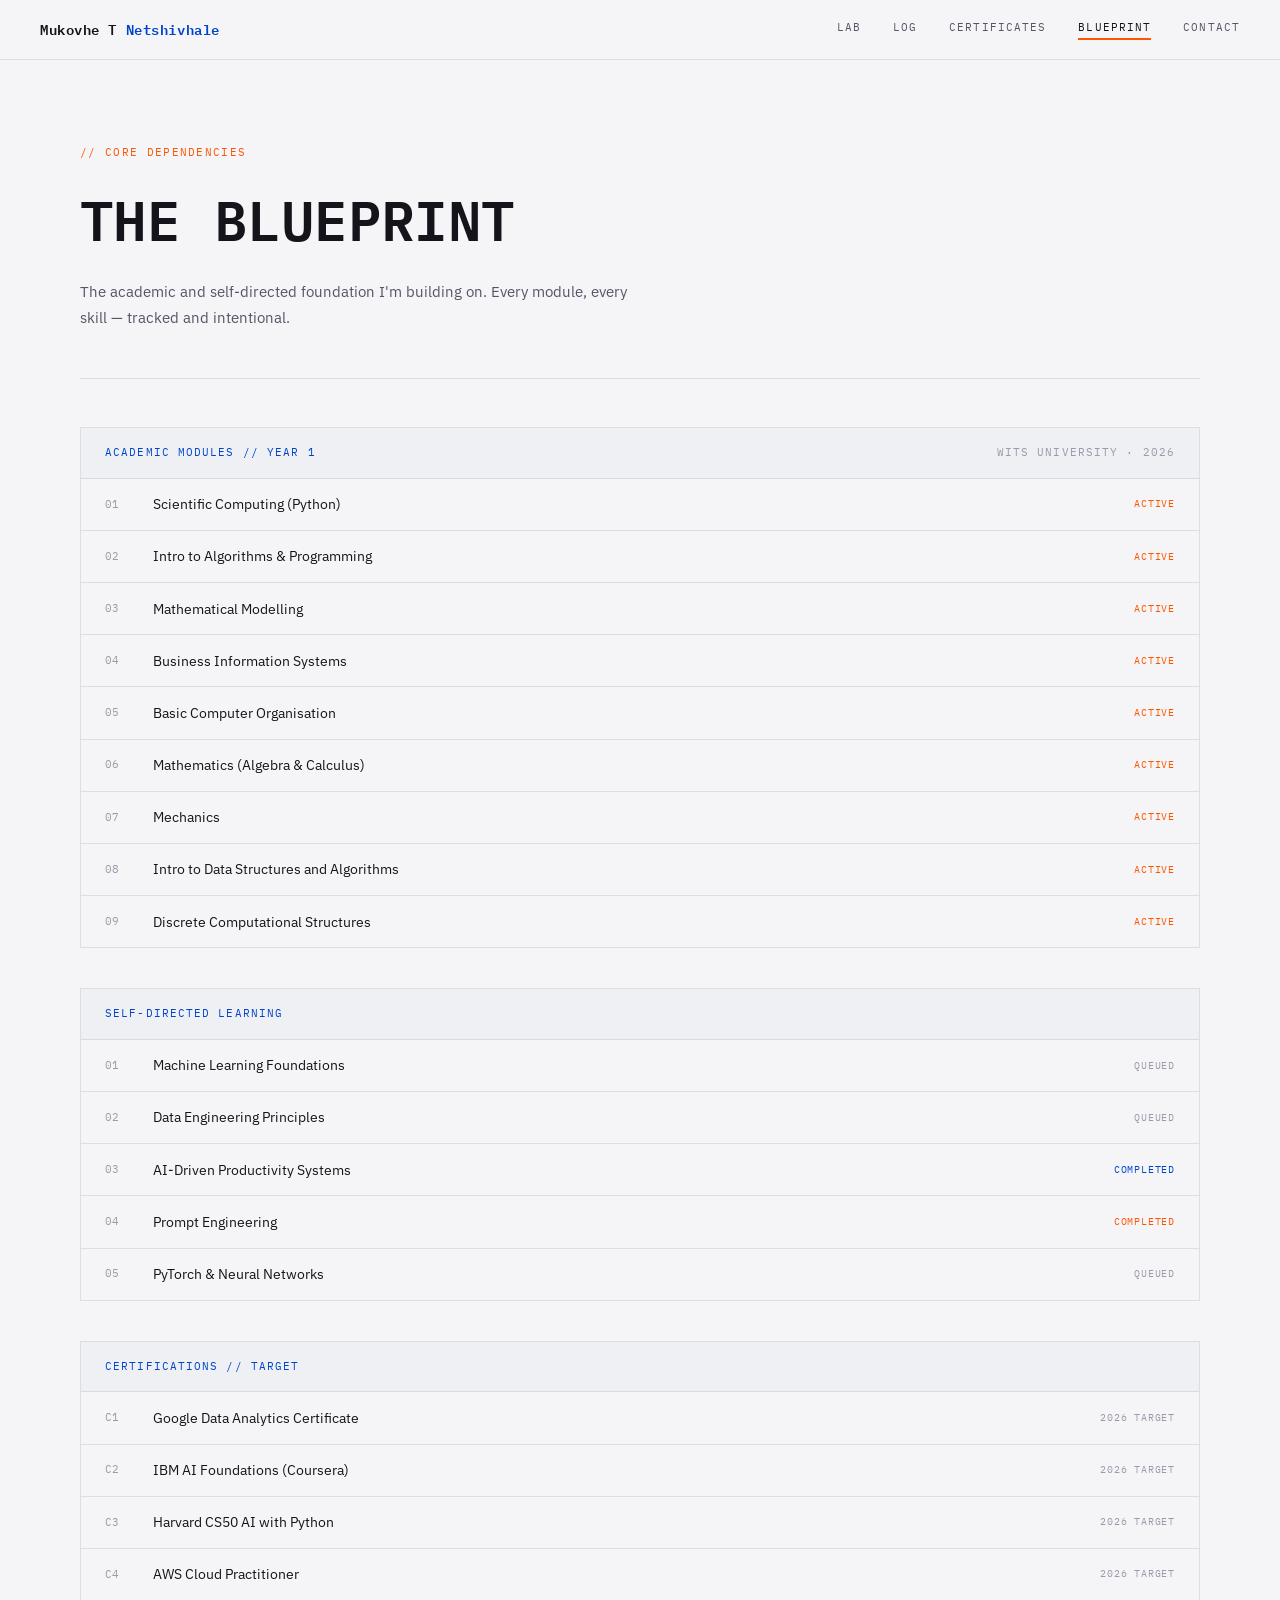
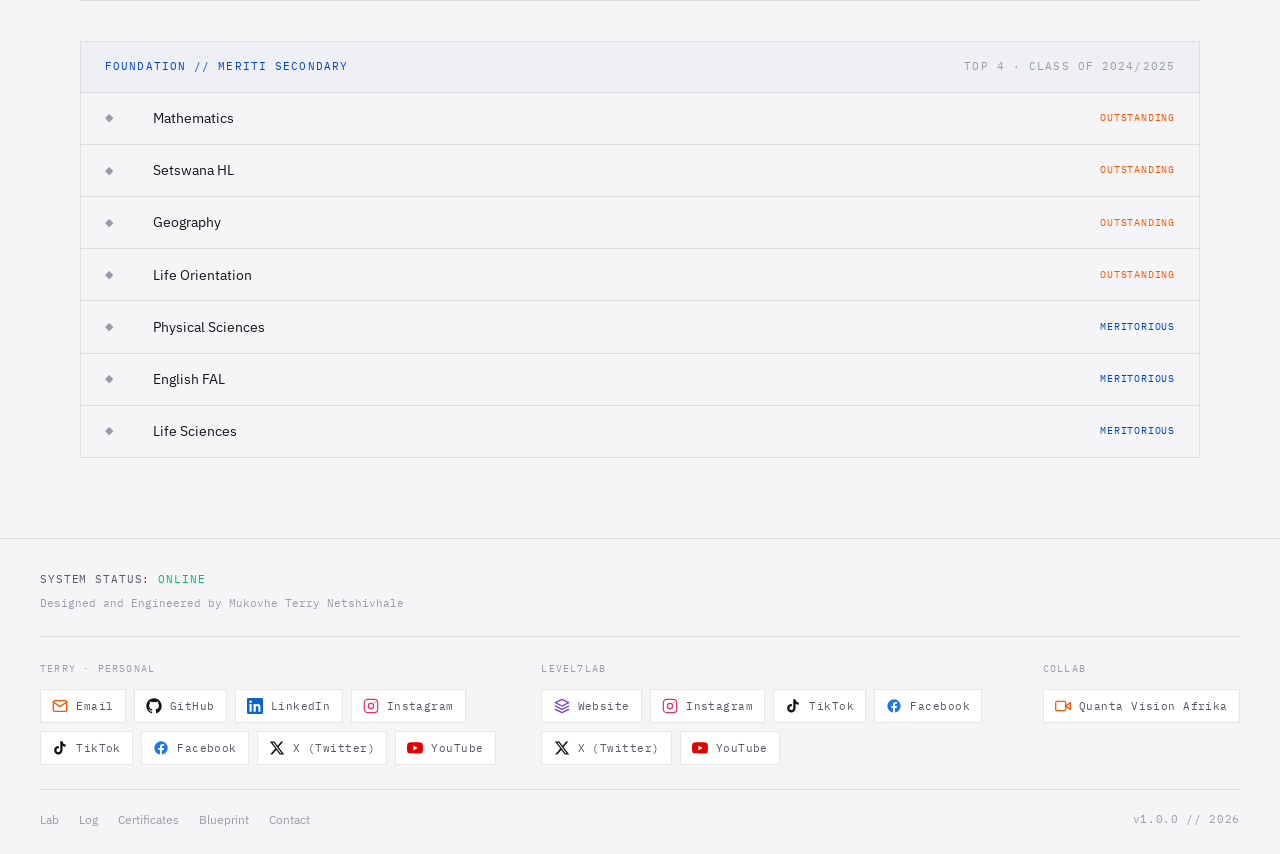
<file: blueprint.html>
<!DOCTYPE html>
<html lang="en">
<head>
<meta charset="UTF-8"/>
<meta name="viewport" content="width=device-width, initial-scale=1.0"/>
<title>The Blueprint: Wits Modules, Skills &amp; Roadmap | Mukovhe Netshivhale</title>
<meta name="description" content="Mukovhe Terry Netshivhale's academic and self-directed learning plan: Year 1 BSc Computer Science modules at Wits, machine learning and data engineering goals, target certifications, and his Meriti Secondary results."/>
<meta name="author" content="Mukovhe Terry Netshivhale"/>
<meta name="robots" content="index,follow,max-image-preview:large,max-snippet:-1,max-video-preview:-1"/>
<link rel="canonical" href="https://terrynets.github.io/blueprint.html"/>
<link rel="icon" href="favicon.svg" type="image/svg+xml"/>
<link rel="icon" href="favicon.ico" sizes="48x48"/>
<meta property="og:type" content="website"/>
<meta property="og:site_name" content="Mukovhe Terry Netshivhale"/>
<meta property="og:title" content="The Blueprint: Wits Modules, Skills &amp; Roadmap | Mukovhe Netshivhale"/>
<meta property="og:description" content="Mukovhe Terry Netshivhale's academic and self-directed learning plan: Year 1 BSc Computer Science modules at Wits, machine learning and data engineering goals, target certifications, and his Meriti Secondary results."/>
<meta property="og:url" content="https://terrynets.github.io/blueprint.html"/>
<meta property="og:image" content="https://i.imgur.com/zWP3Snd.jpeg"/>
<meta property="og:image:alt" content="Portrait of Mukovhe Terry Netshivhale"/>
<meta property="og:locale" content="en_ZA"/>
<meta name="twitter:card" content="summary"/>
<meta name="twitter:title" content="The Blueprint: Wits Modules, Skills &amp; Roadmap | Mukovhe Netshivhale"/>
<meta name="twitter:description" content="Mukovhe Terry Netshivhale's academic and self-directed learning plan: Year 1 BSc Computer Science modules at Wits, machine learning and data engineering goals, target certifications, and his Meriti Secondary results."/>
<meta name="twitter:image" content="https://i.imgur.com/zWP3Snd.jpeg"/>
<script type="application/ld+json">
{
 "@context": "https://schema.org",
 "@graph": [
  {
   "@type": "WebSite",
   "@id": "https://terrynets.github.io/#website",
   "url": "https://terrynets.github.io/",
   "name": "Mukovhe Terry Netshivhale"
  },
  {
   "@type": "WebPage",
   "@id": "https://terrynets.github.io/blueprint.html#webpage",
   "url": "https://terrynets.github.io/blueprint.html",
   "name": "The Blueprint: Wits Modules, Skills & Roadmap | Mukovhe Netshivhale",
   "description": "Mukovhe Terry Netshivhale's academic and self-directed learning plan: Year 1 BSc Computer Science modules at Wits, machine learning and data engineering goals, target certifications, and his Meriti Secondary results.",
   "dateModified": "2026-11-08",
   "isPartOf": {
    "@id": "https://terrynets.github.io/#website"
   },
   "about": {
    "@id": "https://terrynets.github.io/#person"
   },
   "author": {
    "@id": "https://terrynets.github.io/#person"
   },
   "inLanguage": "en"
  },
  {
   "@type": "BreadcrumbList",
   "itemListElement": [
    {
     "@type": "ListItem",
     "position": 1,
     "name": "Home",
     "item": "https://terrynets.github.io/"
    },
    {
     "@type": "ListItem",
     "position": 2,
     "name": "Blueprint",
     "item": "https://terrynets.github.io/blueprint.html"
    }
   ]
  },
  {
   "@type": "Person",
   "@id": "https://terrynets.github.io/#person",
   "name": "Mukovhe Terry Netshivhale",
   "givenName": "Mukovhe",
   "additionalName": "Terry",
   "familyName": "Netshivhale",
   "alternateName": [
    "Mukovhe Netshivhale",
    "Terry Netshivhale",
    "Mukovhe T Netshivhale",
    "terrynets"
   ],
   "url": "https://terrynets.github.io/",
   "image": "https://i.imgur.com/zWP3Snd.jpeg",
   "email": "mailto:terrynets.m@outlook.com",
   "jobTitle": "Computer Science student and founder of Level7Lab",
   "description": "Mukovhe Terry Netshivhale is a BSc Computer Science student at the University of the Witwatersrand (Wits), Johannesburg, focused on AI, data engineering, software engineering and educational technology. He is the founder of Level7Lab.",
   "homeLocation": {
    "@type": "Place",
    "address": {
     "@type": "PostalAddress",
     "addressLocality": "Johannesburg",
     "addressCountry": "ZA"
    }
   },
   "nationality": {
    "@type": "Country",
    "name": "South Africa"
   },
   "knowsLanguage": [
    "English",
    "Setswana"
   ],
   "alumniOf": [
    {
     "@type": "CollegeOrUniversity",
     "name": "University of the Witwatersrand",
     "alternateName": "Wits University",
     "url": "https://www.wits.ac.za/"
    },
    {
     "@type": "HighSchool",
     "name": "Meriti Secondary School"
    }
   ],
   "knowsAbout": [
    "Artificial intelligence",
    "Machine learning",
    "Data engineering",
    "Python",
    "C++",
    "Algorithms",
    "Scientific computing",
    "Prompt engineering",
    "Educational technology",
    "Entrepreneurship",
    "Drone photography",
    "Videography",
    "Digital design"
   ],
   "sameAs": [
    "https://github.com/terrynets",
    "https://www.linkedin.com/in/mukovhe-netshivhale-447b65428/",
    "https://instagram.com/terrynets",
    "https://tiktok.com/@terrynets",
    "https://www.facebook.com/Terrynets.M/",
    "https://x.com/terrynets_",
    "https://www.youtube.com/@Terrynets"
   ]
  }
 ]
}
</script>
<link rel="preconnect" href="https://fonts.googleapis.com">
<link rel="preconnect" href="https://fonts.gstatic.com" crossorigin>
<link href="https://fonts.googleapis.com/css2?family=IBM+Plex+Mono:wght@300;400;500;600&family=IBM+Plex+Sans:wght@300;400;500;600&display=swap" rel="stylesheet">
<link rel="stylesheet" href="style.css?v=3"/>
</head>
<body>

<nav class="nav">
  <a href="index.html" class="nav-brand">Mukovhe T <span>Netshivhale</span></a>
  <div class="nav-links">
    <a href="lab.html" class="nav-link">LAB</a>
    <a href="log.html" class="nav-link">LOG</a>
    <a href="certificates.html" class="nav-link">CERTIFICATES</a>
    <a href="blueprint.html" class="nav-link active">BLUEPRINT</a>
    <a href="contact.html" class="nav-link">CONTACT</a>
  </div>
  <button class="mobile-toggle" onclick="toggleMenu()">☰</button>
</nav>
<div class="mobile-menu" id="mobileMenu">
  <a href="lab.html">LAB</a>
  <a href="log.html">LOG</a>
  <a href="certificates.html">CERTIFICATES</a>
  <a href="blueprint.html">BLUEPRINT</a>
  <a href="contact.html">CONTACT</a>
</div>

<main class="page-main">
  <div class="page-header reveal">
    <p class="page-eyebrow">// CORE DEPENDENCIES</p>
    <h1 class="page-title">THE BLUEPRINT</h1>
    <p class="page-sub">The academic and self-directed foundation I'm building on. Every module, every skill — tracked and intentional.</p>
  </div>

  <section class="blueprint-section reveal">
    <div class="bp-block">
      <div class="bp-header">
        <span class="bp-label blue">ACADEMIC MODULES // YEAR 1</span>
        <span class="bp-label">WITS UNIVERSITY · 2026</span>
      </div>
      <div class="module-list">
        <div class="module-item"><span class="mod-num">01</span><span class="mod-name">Scientific Computing (Python)</span><span class="mod-status active">ACTIVE</span></div>
        <div class="module-item"><span class="mod-num">02</span><span class="mod-name">Intro to Algorithms &amp; Programming</span><span class="mod-status active">ACTIVE</span></div>
        <div class="module-item"><span class="mod-num">03</span><span class="mod-name">Mathematical Modelling</span><span class="mod-status active">ACTIVE</span></div>
        <div class="module-item"><span class="mod-num">04</span><span class="mod-name">Business Information Systems</span><span class="mod-status active">ACTIVE</span></div>
        <div class="module-item"><span class="mod-num">05</span><span class="mod-name">Basic Computer Organisation</span><span class="mod-status active">ACTIVE</span></div>
        <div class="module-item"><span class="mod-num">06</span><span class="mod-name">Mathematics (Algebra &amp; Calculus)</span><span class="mod-status active">ACTIVE</span></div>
        <div class="module-item"><span class="mod-num">07</span><span class="mod-name">Mechanics</span><span class="mod-status active">ACTIVE</span></div>
        <div class="module-item"><span class="mod-num">08</span><span class="mod-name">Intro to Data Structures and Algorithms</span><span class="mod-status active">ACTIVE</span></div>
        <div class="module-item"><span class="mod-num">09</span><span class="mod-name">Discrete Computational Structures</span><span class="mod-status active">ACTIVE</span></div>
      </div>
    </div>

    <div class="bp-block">
      <div class="bp-header">
        <span class="bp-label blue">SELF-DIRECTED LEARNING</span>
      </div>
      <div class="module-list">
        <div class="module-item"><span class="mod-num">01</span><span class="mod-name">Machine Learning Foundations</span><span class="mod-status queued">QUEUED</span></div>
        <div class="module-item"><span class="mod-num">02</span><span class="mod-name">Data Engineering Principles</span><span class="mod-status queued">QUEUED</span></div>
        <div class="module-item"><span class="mod-num">03</span><span class="mod-name">AI-Driven Productivity Systems</span><span class="mod-status exploring">COMPLETED</span></div>
        <div class="module-item"><span class="mod-num">04</span><span class="mod-name">Prompt Engineering</span><span class="mod-status active">COMPLETED</span></div>
        <div class="module-item"><span class="mod-num">05</span><span class="mod-name">PyTorch &amp; Neural Networks</span><span class="mod-status queued">QUEUED</span></div>
      </div>
    </div>

    <div class="bp-block">
      <div class="bp-header">
        <span class="bp-label blue">CERTIFICATIONS // TARGET</span>
      </div>
      <div class="module-list">
        <div class="module-item"><span class="mod-num">C1</span><span class="mod-name">Google Data Analytics Certificate</span><span class="mod-status queued">2026 TARGET</span></div>
        <div class="module-item"><span class="mod-num">C2</span><span class="mod-name">IBM AI Foundations (Coursera)</span><span class="mod-status queued">2026 TARGET</span></div>
        <div class="module-item"><span class="mod-num">C3</span><span class="mod-name">Harvard CS50 AI with Python</span><span class="mod-status queued">2026 TARGET</span></div>
        <div class="module-item"><span class="mod-num">C4</span><span class="mod-name">AWS Cloud Practitioner</span><span class="mod-status queued">2026 TARGET</span></div>
      </div>
    </div>

    <div class="bp-block">
      <div class="bp-header">
        <span class="bp-label blue">FOUNDATION // MERITI SECONDARY</span>
        <span class="bp-label">TOP 4 · CLASS OF 2024/2025</span>
      </div>
      <div class="module-list">
        <div class="module-item"><span class="mod-num">◆</span><span class="mod-name">Mathematics</span><span class="mod-status active">OUTSTANDING</span></div>
        <div class="module-item"><span class="mod-num">◆</span><span class="mod-name">Setswana HL</span><span class="mod-status active">OUTSTANDING</span></div>
        <div class="module-item"><span class="mod-num">◆</span><span class="mod-name">Geography</span><span class="mod-status active">OUTSTANDING</span></div>
         <div class="module-item"><span class="mod-num">◆</span><span class="mod-name">Life Orientation</span><span class="mod-status active">OUTSTANDING</span></div>
        <div class="module-item"><span class="mod-num">◆</span><span class="mod-name">Physical Sciences</span><span class="mod-status exploring">MERITORIOUS</span></div>
        <div class="module-item"><span class="mod-num">◆</span><span class="mod-name">English FAL</span><span class="mod-status exploring">MERITORIOUS</span></div>
        <div class="module-item"><span class="mod-num">◆</span><span class="mod-name">Life Sciences</span><span class="mod-status exploring">MERITORIOUS</span></div>
      </div>
    </div>
  </section>
</main>

<footer class="footer">
  <div class="footer-top">
    <div class="footer-status">
      <span class="system-status">SYSTEM STATUS: <span class="online">ONLINE</span></span>
      <span class="footer-credit">Designed and Engineered by Mukovhe Terry Netshivhale</span>
    </div>
  </div>
  <div class="footer-links">
      <div class="fl-group"><span class="fl-title">TERRY · PERSONAL</span><div class="fl-row">
        <a class="fl-link brand-email" href="mailto:terrynets.m@outlook.com?subject=Let%27s%20Connect" title="Terry · Email: terrynets.m@outlook.com" aria-label="Terry · Email: terrynets.m@outlook.com"><svg class="ic" width="16" height="16" aria-hidden="true" focusable="false" viewBox="0 0 24 24" fill="none" stroke="currentColor" stroke-width="2" stroke-linecap="round" stroke-linejoin="round"><rect x="2" y="4" width="20" height="16" rx="2"/><polyline points="22 6 12 13 2 6"/></svg><span>Email</span></a>
        <a class="fl-link brand-github" href="https://github.com/terrynets" target="_blank" rel="noopener" title="Terry · GitHub: @terrynets" aria-label="Terry · GitHub: @terrynets"><svg class="ic" width="16" height="16" aria-hidden="true" focusable="false" viewBox="0 0 24 24" fill="currentColor"> <path d="M12 .5C5.65.5.5 5.65.5 12c0 5.1 3.29 9.42 7.86 10.94.58.1.79-.25.79-.56v-2.03c-3.2.69-3.87-1.54-3.87-1.54-.53-1.34-1.29-1.7-1.29-1.7-1.05-.72.08-.7.08-.7 1.16.08 1.77 1.19 1.77 1.19 1.03 1.77 2.71 1.26 3.37.96.1-.75.4-1.26.73-1.55-2.56-.29-5.25-1.28-5.25-5.7 0-1.26.45-2.29 1.19-3.09-.12-.29-.52-1.46.11-3.05 0 0 .97-.31 3.18 1.18.92-.26 1.91-.38 2.89-.39.98.01 1.97.13 2.89.39 2.2-1.49 3.17-1.18 3.17-1.18.63 1.59.23 2.76.11 3.05.74.8 1.19 1.83 1.19 3.09 0 4.43-2.7 5.41-5.27 5.69.41.36.78 1.07.78 2.15v3.19c0 .31.21.67.8.56C20.21 21.42 23.5 17.1 23.5 12c0-6.35-5.15-11.5-11.5-11.5z"/> </svg><span>GitHub</span></a>
        <a class="fl-link brand-linkedin" href="https://www.linkedin.com/in/mukovhe-netshivhale-447b65428/" target="_blank" rel="noopener" title="Terry · LinkedIn: Mukovhe Netshivhale" aria-label="Terry · LinkedIn: Mukovhe Netshivhale"><svg class="ic" width="16" height="16" aria-hidden="true" focusable="false" viewBox="0 0 24 24" fill="currentColor"> <path d="M20.447 20.452H17.11v-5.569c0-1.328-.024-3.037-1.851-3.037-1.853 0-2.136 1.445-2.136 2.939v5.667H9.785V9h3.2v1.561h.046c.447-.847 1.535-1.738 3.16-1.738 3.379 0 4.004 2.225 4.004 5.117v6.512zM5.337 7.433a1.875 1.875 0 1 1 0-3.75 1.875 1.875 0 0 1 0 3.75zm1.602 13.019H3.73V9h3.209v11.452zM22.225 0H1.771C.79 0 0 .774 0 1.729v20.542C0 23.227.79 24 1.771 24h20.451C23.2 24 24 23.227 24 22.271V1.729C24 .774 23.2 0 22.222 0h.003z"/> </svg><span>LinkedIn</span></a>
        <a class="fl-link brand-instagram" href="https://instagram.com/terrynets" target="_blank" rel="noopener" title="Terry · Instagram: @terrynets" aria-label="Terry · Instagram: @terrynets"><svg class="ic" width="16" height="16" aria-hidden="true" focusable="false" viewBox="0 0 24 24" fill="none" stroke="currentColor" stroke-width="1.8" stroke-linecap="round" stroke-linejoin="round"> <rect x="2" y="2" width="20" height="20" rx="5" ry="5"/> <circle cx="12" cy="12" r="4"/> <circle cx="17.5" cy="6.5" r="1" fill="currentColor" stroke="none"/> </svg><span>Instagram</span></a>
        <a class="fl-link brand-tiktok" href="https://tiktok.com/@terrynets" target="_blank" rel="noopener" title="Terry · TikTok: @terrynets" aria-label="Terry · TikTok: @terrynets"><svg class="ic" width="16" height="16" aria-hidden="true" focusable="false" viewBox="0 0 24 24" fill="currentColor"> <path d="M19.59 6.69a4.83 4.83 0 0 1-3.77-4.25V2h-3.45v13.67a2.89 2.89 0 0 1-2.88 2.5 2.89 2.89 0 0 1-2.89-2.89 2.89 2.89 0 0 1 2.89-2.89c.28 0 .54.04.79.1V9.01a6.32 6.32 0 0 0-.79-.05 6.34 6.34 0 0 0-6.34 6.34 6.34 6.34 0 0 0 6.34 6.34 6.34 6.34 0 0 0 6.33-6.34V8.69a8.18 8.18 0 0 0 4.78 1.52V6.76a4.85 4.85 0 0 1-1.01-.07z"/> </svg><span>TikTok</span></a>
        <a class="fl-link brand-facebook" href="https://www.facebook.com/Terrynets.M/" target="_blank" rel="noopener" title="Terry · Facebook: Terrynets.M" aria-label="Terry · Facebook: Terrynets.M"><svg class="ic" width="16" height="16" aria-hidden="true" focusable="false" viewBox="0 0 24 24" fill="currentColor"> <path d="M22 12a10 10 0 1 0-11.56 9.88v-6.99H7.9V12h2.54V9.8c0-2.5 1.49-3.89 3.78-3.89 1.1 0 2.24.2 2.24.2v2.46h-1.26c-1.24 0-1.63.77-1.63 1.56V12h2.78l-.44 2.89h-2.34v6.99A10 10 0 0 0 22 12z"/> </svg><span>Facebook</span></a>
        <a class="fl-link brand-x" href="https://x.com/terrynets_" target="_blank" rel="noopener" title="Terry · X (Twitter): @terrynets_" aria-label="Terry · X (Twitter): @terrynets_"><svg class="ic" width="16" height="16" aria-hidden="true" focusable="false" viewBox="0 0 24 24" fill="currentColor"> <path d="M18.244 2.25h3.308l-7.227 8.26 8.502 11.24H16.17l-5.214-6.817L4.99 21.75H1.68l7.73-8.835L1.254 2.25H8.08l4.713 6.231zm-1.161 17.52h1.833L7.084 4.126H5.117z"/> </svg><span>X (Twitter)</span></a>
        <a class="fl-link brand-youtube" href="https://www.youtube.com/@Terrynets" target="_blank" rel="noopener" title="Terry · YouTube: @Terrynets" aria-label="Terry · YouTube: @Terrynets"><svg class="ic" width="16" height="16" aria-hidden="true" focusable="false" viewBox="0 0 24 24" fill="currentColor"> <path d="M23.5 6.2a3.02 3.02 0 0 0-2.12-2.14C19.5 3.5 12 3.5 12 3.5s-7.5 0-9.38.56A3.02 3.02 0 0 0 .5 6.2 31.6 31.6 0 0 0 0 12a31.6 31.6 0 0 0 .5 5.8 3.02 3.02 0 0 0 2.12 2.14C4.5 20.5 12 20.5 12 20.5s7.5 0 9.38-.56a3.02 3.02 0 0 0 2.12-2.14A31.6 31.6 0 0 0 24 12a31.6 31.6 0 0 0-.5-5.8zM9.6 15.6V8.4l6.3 3.6z"/> </svg><span>YouTube</span></a>
      </div></div>
      <div class="fl-group"><span class="fl-title">LEVEL7LAB</span><div class="fl-row">
        <a class="fl-link brand-level7" href="https://level7labs.tech/" target="_blank" rel="noopener" title="Level7Lab · Website: level7labs.dpdns.org" aria-label="Level7Lab · Website: level7labs.dpdns.org"><svg class="ic" width="16" height="16" aria-hidden="true" focusable="false" viewBox="0 0 24 24" fill="none" stroke="currentColor" stroke-width="2" stroke-linecap="round" stroke-linejoin="round"> <polygon points="12 2 2 7 12 12 22 7 12 2"/> <polyline points="2 17 12 22 22 17"/> <polyline points="2 12 12 17 22 12"/> </svg><span>Website</span></a>
        <a class="fl-link brand-instagram" href="https://www.instagram.com/level7lab_/" target="_blank" rel="noopener" title="Level7Lab · Instagram: @level7lab_" aria-label="Level7Lab · Instagram: @level7lab_"><svg class="ic" width="16" height="16" aria-hidden="true" focusable="false" viewBox="0 0 24 24" fill="none" stroke="currentColor" stroke-width="1.8" stroke-linecap="round" stroke-linejoin="round"> <rect x="2" y="2" width="20" height="20" rx="5" ry="5"/> <circle cx="12" cy="12" r="4"/> <circle cx="17.5" cy="6.5" r="1" fill="currentColor" stroke="none"/> </svg><span>Instagram</span></a>
        <a class="fl-link brand-tiktok" href="https://www.tiktok.com/@level7labs_" target="_blank" rel="noopener" title="Level7Lab · TikTok: @level7labs_" aria-label="Level7Lab · TikTok: @level7labs_"><svg class="ic" width="16" height="16" aria-hidden="true" focusable="false" viewBox="0 0 24 24" fill="currentColor"> <path d="M19.59 6.69a4.83 4.83 0 0 1-3.77-4.25V2h-3.45v13.67a2.89 2.89 0 0 1-2.88 2.5 2.89 2.89 0 0 1-2.89-2.89 2.89 2.89 0 0 1 2.89-2.89c.28 0 .54.04.79.1V9.01a6.32 6.32 0 0 0-.79-.05 6.34 6.34 0 0 0-6.34 6.34 6.34 6.34 0 0 0 6.34 6.34 6.34 6.34 0 0 0 6.33-6.34V8.69a8.18 8.18 0 0 0 4.78 1.52V6.76a4.85 4.85 0 0 1-1.01-.07z"/> </svg><span>TikTok</span></a>
        <a class="fl-link brand-facebook" href="https://www.facebook.com/profile.php?id=61593393475590" target="_blank" rel="noopener" title="Level7Lab · Facebook: Level7Lab page" aria-label="Level7Lab · Facebook: Level7Lab page"><svg class="ic" width="16" height="16" aria-hidden="true" focusable="false" viewBox="0 0 24 24" fill="currentColor"> <path d="M22 12a10 10 0 1 0-11.56 9.88v-6.99H7.9V12h2.54V9.8c0-2.5 1.49-3.89 3.78-3.89 1.1 0 2.24.2 2.24.2v2.46h-1.26c-1.24 0-1.63.77-1.63 1.56V12h2.78l-.44 2.89h-2.34v6.99A10 10 0 0 0 22 12z"/> </svg><span>Facebook</span></a>
        <a class="fl-link brand-x" href="https://x.com/level7lab" target="_blank" rel="noopener" title="Level7Lab · X (Twitter): @level7lab" aria-label="Level7Lab · X (Twitter): @level7lab"><svg class="ic" width="16" height="16" aria-hidden="true" focusable="false" viewBox="0 0 24 24" fill="currentColor"> <path d="M18.244 2.25h3.308l-7.227 8.26 8.502 11.24H16.17l-5.214-6.817L4.99 21.75H1.68l7.73-8.835L1.254 2.25H8.08l4.713 6.231zm-1.161 17.52h1.833L7.084 4.126H5.117z"/> </svg><span>X (Twitter)</span></a>
        <a class="fl-link brand-youtube" href="https://www.youtube.com/@Level7Labs" target="_blank" rel="noopener" title="Level7Lab · YouTube: @Level7Labs" aria-label="Level7Lab · YouTube: @Level7Labs"><svg class="ic" width="16" height="16" aria-hidden="true" focusable="false" viewBox="0 0 24 24" fill="currentColor"> <path d="M23.5 6.2a3.02 3.02 0 0 0-2.12-2.14C19.5 3.5 12 3.5 12 3.5s-7.5 0-9.38.56A3.02 3.02 0 0 0 .5 6.2 31.6 31.6 0 0 0 0 12a31.6 31.6 0 0 0 .5 5.8 3.02 3.02 0 0 0 2.12 2.14C4.5 20.5 12 20.5 12 20.5s7.5 0 9.38-.56a3.02 3.02 0 0 0 2.12-2.14A31.6 31.6 0 0 0 24 12a31.6 31.6 0 0 0-.5-5.8zM9.6 15.6V8.4l6.3 3.6z"/> </svg><span>YouTube</span></a>
      </div></div>
      <div class="fl-group"><span class="fl-title">COLLAB</span><div class="fl-row">
        <a class="fl-link brand-qva" href="https://qvisionafrika.com/" target="_blank" rel="noopener" title="Collab · Quanta Vision Afrika: Photography & videography" aria-label="Collab · Quanta Vision Afrika: Photography & videography"><svg class="ic" width="16" height="16" aria-hidden="true" focusable="false" viewBox="0 0 24 24" fill="none" stroke="currentColor" stroke-width="2" stroke-linecap="round" stroke-linejoin="round"> <path d="M23 7l-7 5 7 5V7z"/> <rect x="1" y="5" width="15" height="14" rx="2" ry="2"/> </svg><span>Quanta Vision Afrika</span></a>
      </div></div>
  </div>
  <div class="footer-bottom">
    <div class="footer-nav">
      <a href="lab.html">Lab</a>
      <a href="log.html">Log</a>
      <a href="certificates.html">Certificates</a>
      <a href="blueprint.html">Blueprint</a>
      <a href="contact.html">Contact</a>
    </div>
    <span class="footer-version">v1.0.0 // 2026</span>
  </div>
</footer>
<script src="main.js"></script>
</body>
</html>
</file>
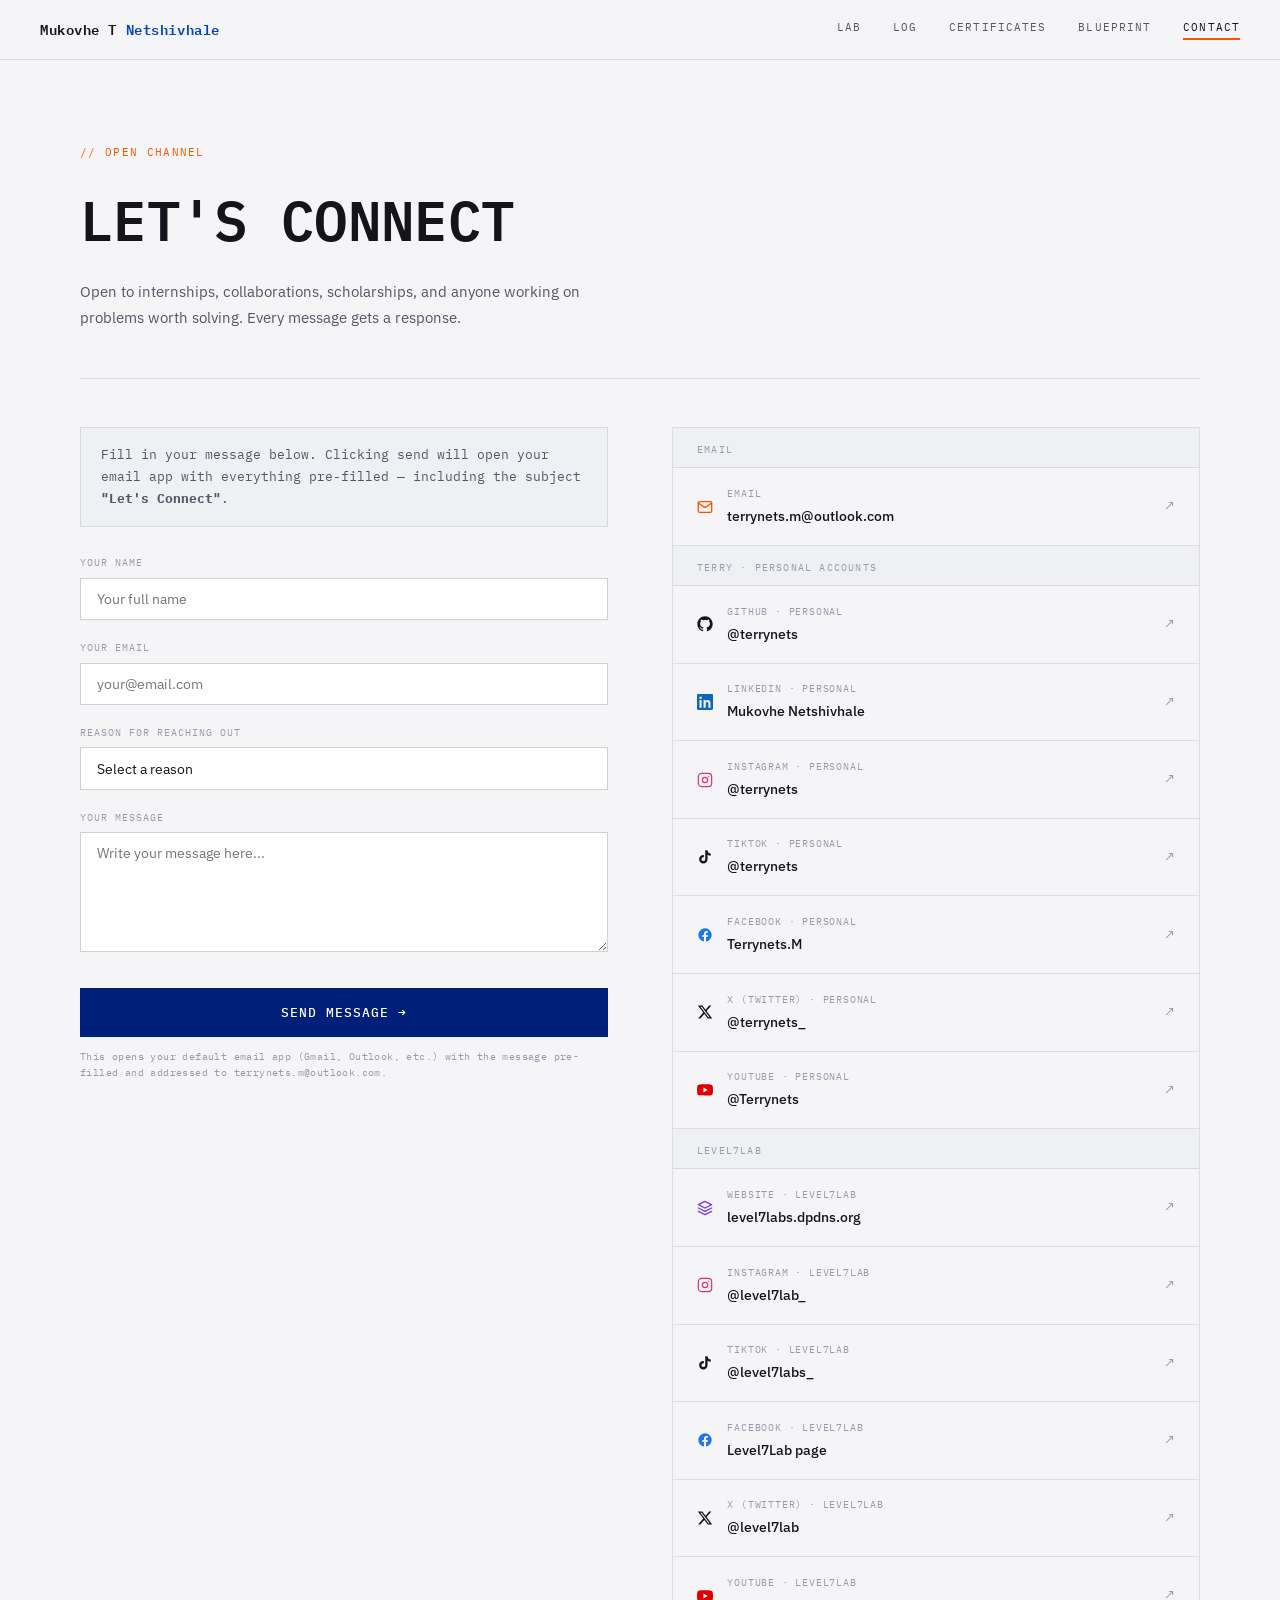
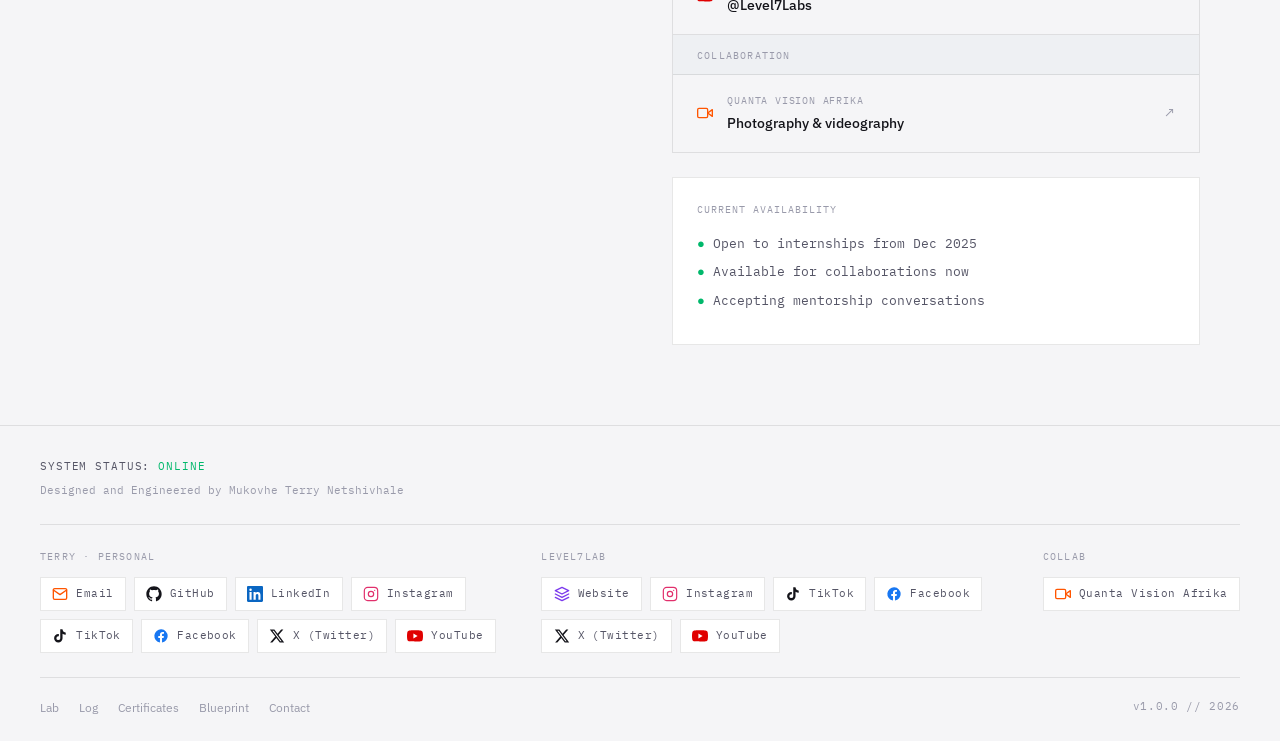
<file: contact.html>
<!DOCTYPE html>
<html lang="en">
<head>
<meta charset="UTF-8"/>
<meta name="viewport" content="width=device-width, initial-scale=1.0"/>
<title>Contact Mukovhe Netshivhale | Internships, Collaborations &amp; Mentorship</title>
<meta name="description" content="Contact Mukovhe Terry Netshivhale about internships, collaborations, scholarships and mentorship. Email terrynets.m@outlook.com or reach him on LinkedIn, GitHub and Instagram."/>
<meta name="author" content="Mukovhe Terry Netshivhale"/>
<meta name="robots" content="index,follow,max-image-preview:large,max-snippet:-1,max-video-preview:-1"/>
<link rel="canonical" href="https://terrynets.github.io/contact.html"/>
<link rel="icon" href="favicon.svg" type="image/svg+xml"/>
<link rel="icon" href="favicon.ico" sizes="48x48"/>
<meta property="og:type" content="website"/>
<meta property="og:site_name" content="Mukovhe Terry Netshivhale"/>
<meta property="og:title" content="Contact Mukovhe Netshivhale | Internships, Collaborations &amp; Mentorship"/>
<meta property="og:description" content="Contact Mukovhe Terry Netshivhale about internships, collaborations, scholarships and mentorship. Email terrynets.m@outlook.com or reach him on LinkedIn, GitHub and Instagram."/>
<meta property="og:url" content="https://terrynets.github.io/contact.html"/>
<meta property="og:image" content="https://i.imgur.com/zWP3Snd.jpeg"/>
<meta property="og:image:alt" content="Portrait of Mukovhe Terry Netshivhale"/>
<meta property="og:locale" content="en_ZA"/>
<meta name="twitter:card" content="summary"/>
<meta name="twitter:title" content="Contact Mukovhe Netshivhale | Internships, Collaborations &amp; Mentorship"/>
<meta name="twitter:description" content="Contact Mukovhe Terry Netshivhale about internships, collaborations, scholarships and mentorship. Email terrynets.m@outlook.com or reach him on LinkedIn, GitHub and Instagram."/>
<meta name="twitter:image" content="https://i.imgur.com/zWP3Snd.jpeg"/>
<script type="application/ld+json">
{
 "@context": "https://schema.org",
 "@graph": [
  {
   "@type": "WebSite",
   "@id": "https://terrynets.github.io/#website",
   "url": "https://terrynets.github.io/",
   "name": "Mukovhe Terry Netshivhale"
  },
  {
   "@type": "ContactPage",
   "@id": "https://terrynets.github.io/contact.html#webpage",
   "url": "https://terrynets.github.io/contact.html",
   "name": "Contact Mukovhe Netshivhale | Internships, Collaborations & Mentorship",
   "description": "Contact Mukovhe Terry Netshivhale about internships, collaborations, scholarships and mentorship. Email terrynets.m@outlook.com or reach him on LinkedIn, GitHub and Instagram.",
   "dateModified": "2026-11-08",
   "isPartOf": {
    "@id": "https://terrynets.github.io/#website"
   },
   "about": {
    "@id": "https://terrynets.github.io/#person"
   },
   "inLanguage": "en"
  },
  {
   "@type": "BreadcrumbList",
   "itemListElement": [
    {
     "@type": "ListItem",
     "position": 1,
     "name": "Home",
     "item": "https://terrynets.github.io/"
    },
    {
     "@type": "ListItem",
     "position": 2,
     "name": "Contact",
     "item": "https://terrynets.github.io/contact.html"
    }
   ]
  },
  {
   "@type": "Person",
   "@id": "https://terrynets.github.io/#person",
   "name": "Mukovhe Terry Netshivhale",
   "url": "https://terrynets.github.io/",
   "sameAs": [
    "https://github.com/terrynets",
    "https://www.linkedin.com/in/mukovhe-netshivhale-447b65428/",
    "https://instagram.com/terrynets",
    "https://tiktok.com/@terrynets",
    "https://www.facebook.com/Terrynets.M/",
    "https://x.com/terrynets_",
    "https://www.youtube.com/@Terrynets"
   ],
   "email": "mailto:terrynets.m@outlook.com"
  }
 ]
}
</script>
<link rel="preconnect" href="https://fonts.googleapis.com">
<link rel="preconnect" href="https://fonts.gstatic.com" crossorigin>
<link href="https://fonts.googleapis.com/css2?family=IBM+Plex+Mono:wght@300;400;500;600&family=IBM+Plex+Sans:wght@300;400;500;600&display=swap" rel="stylesheet">
<link rel="stylesheet" href="style.css?v=3"/>
</head>
<body>

<nav class="nav">
  <a href="index.html" class="nav-brand">Mukovhe T <span>Netshivhale</span></a>
  <div class="nav-links">
    <a href="lab.html" class="nav-link">LAB</a>
    <a href="log.html" class="nav-link">LOG</a>
    <a href="certificates.html" class="nav-link">CERTIFICATES</a>
    <a href="blueprint.html" class="nav-link">BLUEPRINT</a>
    <a href="contact.html" class="nav-link active">CONTACT</a>
  </div>
  <button class="mobile-toggle" onclick="toggleMenu()">☰</button>
</nav>
<div class="mobile-menu" id="mobileMenu">
  <a href="lab.html">LAB</a>
  <a href="log.html">LOG</a>
  <a href="certificates.html">CERTIFICATES</a>
  <a href="blueprint.html">BLUEPRINT</a>
  <a href="contact.html">CONTACT</a>
</div>

<main class="page-main">
  <div class="page-header reveal">
    <p class="page-eyebrow">// OPEN CHANNEL</p>
    <h1 class="page-title">LET'S CONNECT</h1>
    <p class="page-sub">Open to internships, collaborations, scholarships, and anyone working on problems worth solving. Every message gets a response.</p>
  </div>

  <section class="contact-section reveal">
    <div class="contact-grid">

      <!-- CONTACT FORM -->
      <div class="contact-form-wrap">
        <p class="form-note">Fill in your message below. Clicking send will open your email app with everything pre-filled — including the subject <strong>"Let's Connect"</strong>.</p>
        <div class="form-group">
          <label class="form-label">YOUR NAME</label>
          <input type="text" id="senderName" class="form-input" placeholder="Your full name"/>
        </div>
        <div class="form-group">
          <label class="form-label">YOUR EMAIL</label>
          <input type="email" id="senderEmail" class="form-input" placeholder="your@email.com"/>
        </div>
        <div class="form-group">
          <label class="form-label">REASON FOR REACHING OUT</label>
          <select id="reason" class="form-input form-select">
            <option value="">Select a reason</option>
            <option value="Internship Opportunity">Internship Opportunity</option>
            <option value="Collaboration">Collaboration</option>
            <option value="Scholarship / Grant">Scholarship / Grant</option>
            <option value="Mentorship">Mentorship</option>
            <option value="General Enquiry">General Enquiry</option>
          </select>
        </div>
        <div class="form-group">
          <label class="form-label">YOUR MESSAGE</label>
          <textarea id="message" class="form-input form-textarea" rows="5" placeholder="Write your message here..."></textarea>
        </div>
        <button class="btn-primary send-btn" onclick="sendEmail()">SEND MESSAGE →</button>
        <p class="form-disclaimer">This opens your default email app (Gmail, Outlook, etc.) with the message pre-filled and addressed to terrynets.m@outlook.com.</p>
      </div>

      <!-- DIRECT LINKS -->
      <div class="contact-links-wrap">
        <div class="contact-links">
          <div class="cl-group-label">EMAIL</div>
          <a href="mailto:terrynets.m@outlook.com?subject=Let%27s%20Connect" class="contact-link-item brand-email">
            <div class="cl-main"><span class="cl-icon"><svg class="ic" width="16" height="16" aria-hidden="true" focusable="false" viewBox="0 0 24 24" fill="none" stroke="currentColor" stroke-width="2" stroke-linecap="round" stroke-linejoin="round"><rect x="2" y="4" width="20" height="16" rx="2"/><polyline points="22 6 12 13 2 6"/></svg></span><div>
              <div class="cl-label">EMAIL</div>
              <div class="cl-value">terrynets.m@outlook.com</div>
            </div></div>
            <span class="cl-arrow">↗</span>
          </a>
          <div class="cl-group-label">TERRY · PERSONAL ACCOUNTS</div>
          <a href="https://github.com/terrynets" target="_blank" rel="noopener" class="contact-link-item brand-github">
            <div class="cl-main"><span class="cl-icon"><svg class="ic" width="16" height="16" aria-hidden="true" focusable="false" viewBox="0 0 24 24" fill="currentColor"> <path d="M12 .5C5.65.5.5 5.65.5 12c0 5.1 3.29 9.42 7.86 10.94.58.1.79-.25.79-.56v-2.03c-3.2.69-3.87-1.54-3.87-1.54-.53-1.34-1.29-1.7-1.29-1.7-1.05-.72.08-.7.08-.7 1.16.08 1.77 1.19 1.77 1.19 1.03 1.77 2.71 1.26 3.37.96.1-.75.4-1.26.73-1.55-2.56-.29-5.25-1.28-5.25-5.7 0-1.26.45-2.29 1.19-3.09-.12-.29-.52-1.46.11-3.05 0 0 .97-.31 3.18 1.18.92-.26 1.91-.38 2.89-.39.98.01 1.97.13 2.89.39 2.2-1.49 3.17-1.18 3.17-1.18.63 1.59.23 2.76.11 3.05.74.8 1.19 1.83 1.19 3.09 0 4.43-2.7 5.41-5.27 5.69.41.36.78 1.07.78 2.15v3.19c0 .31.21.67.8.56C20.21 21.42 23.5 17.1 23.5 12c0-6.35-5.15-11.5-11.5-11.5z"/> </svg></span><div>
              <div class="cl-label">GITHUB · PERSONAL</div>
              <div class="cl-value">@terrynets</div>
            </div></div>
            <span class="cl-arrow">↗</span>
          </a>
          <a href="https://www.linkedin.com/in/mukovhe-netshivhale-447b65428/" target="_blank" rel="noopener" class="contact-link-item brand-linkedin">
            <div class="cl-main"><span class="cl-icon"><svg class="ic" width="16" height="16" aria-hidden="true" focusable="false" viewBox="0 0 24 24" fill="currentColor"> <path d="M20.447 20.452H17.11v-5.569c0-1.328-.024-3.037-1.851-3.037-1.853 0-2.136 1.445-2.136 2.939v5.667H9.785V9h3.2v1.561h.046c.447-.847 1.535-1.738 3.16-1.738 3.379 0 4.004 2.225 4.004 5.117v6.512zM5.337 7.433a1.875 1.875 0 1 1 0-3.75 1.875 1.875 0 0 1 0 3.75zm1.602 13.019H3.73V9h3.209v11.452zM22.225 0H1.771C.79 0 0 .774 0 1.729v20.542C0 23.227.79 24 1.771 24h20.451C23.2 24 24 23.227 24 22.271V1.729C24 .774 23.2 0 22.222 0h.003z"/> </svg></span><div>
              <div class="cl-label">LINKEDIN · PERSONAL</div>
              <div class="cl-value">Mukovhe Netshivhale</div>
            </div></div>
            <span class="cl-arrow">↗</span>
          </a>
          <a href="https://instagram.com/terrynets" target="_blank" rel="noopener" class="contact-link-item brand-instagram">
            <div class="cl-main"><span class="cl-icon"><svg class="ic" width="16" height="16" aria-hidden="true" focusable="false" viewBox="0 0 24 24" fill="none" stroke="currentColor" stroke-width="1.8" stroke-linecap="round" stroke-linejoin="round"> <rect x="2" y="2" width="20" height="20" rx="5" ry="5"/> <circle cx="12" cy="12" r="4"/> <circle cx="17.5" cy="6.5" r="1" fill="currentColor" stroke="none"/> </svg></span><div>
              <div class="cl-label">INSTAGRAM · PERSONAL</div>
              <div class="cl-value">@terrynets</div>
            </div></div>
            <span class="cl-arrow">↗</span>
          </a>
          <a href="https://tiktok.com/@terrynets" target="_blank" rel="noopener" class="contact-link-item brand-tiktok">
            <div class="cl-main"><span class="cl-icon"><svg class="ic" width="16" height="16" aria-hidden="true" focusable="false" viewBox="0 0 24 24" fill="currentColor"> <path d="M19.59 6.69a4.83 4.83 0 0 1-3.77-4.25V2h-3.45v13.67a2.89 2.89 0 0 1-2.88 2.5 2.89 2.89 0 0 1-2.89-2.89 2.89 2.89 0 0 1 2.89-2.89c.28 0 .54.04.79.1V9.01a6.32 6.32 0 0 0-.79-.05 6.34 6.34 0 0 0-6.34 6.34 6.34 6.34 0 0 0 6.34 6.34 6.34 6.34 0 0 0 6.33-6.34V8.69a8.18 8.18 0 0 0 4.78 1.52V6.76a4.85 4.85 0 0 1-1.01-.07z"/> </svg></span><div>
              <div class="cl-label">TIKTOK · PERSONAL</div>
              <div class="cl-value">@terrynets</div>
            </div></div>
            <span class="cl-arrow">↗</span>
          </a>
          <a href="https://www.facebook.com/Terrynets.M/" target="_blank" rel="noopener" class="contact-link-item brand-facebook">
            <div class="cl-main"><span class="cl-icon"><svg class="ic" width="16" height="16" aria-hidden="true" focusable="false" viewBox="0 0 24 24" fill="currentColor"> <path d="M22 12a10 10 0 1 0-11.56 9.88v-6.99H7.9V12h2.54V9.8c0-2.5 1.49-3.89 3.78-3.89 1.1 0 2.24.2 2.24.2v2.46h-1.26c-1.24 0-1.63.77-1.63 1.56V12h2.78l-.44 2.89h-2.34v6.99A10 10 0 0 0 22 12z"/> </svg></span><div>
              <div class="cl-label">FACEBOOK · PERSONAL</div>
              <div class="cl-value">Terrynets.M</div>
            </div></div>
            <span class="cl-arrow">↗</span>
          </a>
          <a href="https://x.com/terrynets_" target="_blank" rel="noopener" class="contact-link-item brand-x">
            <div class="cl-main"><span class="cl-icon"><svg class="ic" width="16" height="16" aria-hidden="true" focusable="false" viewBox="0 0 24 24" fill="currentColor"> <path d="M18.244 2.25h3.308l-7.227 8.26 8.502 11.24H16.17l-5.214-6.817L4.99 21.75H1.68l7.73-8.835L1.254 2.25H8.08l4.713 6.231zm-1.161 17.52h1.833L7.084 4.126H5.117z"/> </svg></span><div>
              <div class="cl-label">X (TWITTER) · PERSONAL</div>
              <div class="cl-value">@terrynets_</div>
            </div></div>
            <span class="cl-arrow">↗</span>
          </a>
          <a href="https://www.youtube.com/@Terrynets" target="_blank" rel="noopener" class="contact-link-item brand-youtube">
            <div class="cl-main"><span class="cl-icon"><svg class="ic" width="16" height="16" aria-hidden="true" focusable="false" viewBox="0 0 24 24" fill="currentColor"> <path d="M23.5 6.2a3.02 3.02 0 0 0-2.12-2.14C19.5 3.5 12 3.5 12 3.5s-7.5 0-9.38.56A3.02 3.02 0 0 0 .5 6.2 31.6 31.6 0 0 0 0 12a31.6 31.6 0 0 0 .5 5.8 3.02 3.02 0 0 0 2.12 2.14C4.5 20.5 12 20.5 12 20.5s7.5 0 9.38-.56a3.02 3.02 0 0 0 2.12-2.14A31.6 31.6 0 0 0 24 12a31.6 31.6 0 0 0-.5-5.8zM9.6 15.6V8.4l6.3 3.6z"/> </svg></span><div>
              <div class="cl-label">YOUTUBE · PERSONAL</div>
              <div class="cl-value">@Terrynets</div>
            </div></div>
            <span class="cl-arrow">↗</span>
          </a>
          <div class="cl-group-label">LEVEL7LAB</div>
          <a href="https://level7labs.dpdns.org/" target="_blank" rel="noopener" class="contact-link-item brand-level7">
            <div class="cl-main"><span class="cl-icon"><svg class="ic" width="16" height="16" aria-hidden="true" focusable="false" viewBox="0 0 24 24" fill="none" stroke="currentColor" stroke-width="2" stroke-linecap="round" stroke-linejoin="round"> <polygon points="12 2 2 7 12 12 22 7 12 2"/> <polyline points="2 17 12 22 22 17"/> <polyline points="2 12 12 17 22 12"/> </svg></span><div>
              <div class="cl-label">WEBSITE · LEVEL7LAB</div>
              <div class="cl-value">level7labs.dpdns.org</div>
            </div></div>
            <span class="cl-arrow">↗</span>
          </a>
          <a href="https://www.instagram.com/level7lab_/" target="_blank" rel="noopener" class="contact-link-item brand-instagram">
            <div class="cl-main"><span class="cl-icon"><svg class="ic" width="16" height="16" aria-hidden="true" focusable="false" viewBox="0 0 24 24" fill="none" stroke="currentColor" stroke-width="1.8" stroke-linecap="round" stroke-linejoin="round"> <rect x="2" y="2" width="20" height="20" rx="5" ry="5"/> <circle cx="12" cy="12" r="4"/> <circle cx="17.5" cy="6.5" r="1" fill="currentColor" stroke="none"/> </svg></span><div>
              <div class="cl-label">INSTAGRAM · LEVEL7LAB</div>
              <div class="cl-value">@level7lab_</div>
            </div></div>
            <span class="cl-arrow">↗</span>
          </a>
          <a href="https://www.tiktok.com/@level7labs_" target="_blank" rel="noopener" class="contact-link-item brand-tiktok">
            <div class="cl-main"><span class="cl-icon"><svg class="ic" width="16" height="16" aria-hidden="true" focusable="false" viewBox="0 0 24 24" fill="currentColor"> <path d="M19.59 6.69a4.83 4.83 0 0 1-3.77-4.25V2h-3.45v13.67a2.89 2.89 0 0 1-2.88 2.5 2.89 2.89 0 0 1-2.89-2.89 2.89 2.89 0 0 1 2.89-2.89c.28 0 .54.04.79.1V9.01a6.32 6.32 0 0 0-.79-.05 6.34 6.34 0 0 0-6.34 6.34 6.34 6.34 0 0 0 6.34 6.34 6.34 6.34 0 0 0 6.33-6.34V8.69a8.18 8.18 0 0 0 4.78 1.52V6.76a4.85 4.85 0 0 1-1.01-.07z"/> </svg></span><div>
              <div class="cl-label">TIKTOK · LEVEL7LAB</div>
              <div class="cl-value">@level7labs_</div>
            </div></div>
            <span class="cl-arrow">↗</span>
          </a>
          <a href="https://www.facebook.com/profile.php?id=61593393475590" target="_blank" rel="noopener" class="contact-link-item brand-facebook">
            <div class="cl-main"><span class="cl-icon"><svg class="ic" width="16" height="16" aria-hidden="true" focusable="false" viewBox="0 0 24 24" fill="currentColor"> <path d="M22 12a10 10 0 1 0-11.56 9.88v-6.99H7.9V12h2.54V9.8c0-2.5 1.49-3.89 3.78-3.89 1.1 0 2.24.2 2.24.2v2.46h-1.26c-1.24 0-1.63.77-1.63 1.56V12h2.78l-.44 2.89h-2.34v6.99A10 10 0 0 0 22 12z"/> </svg></span><div>
              <div class="cl-label">FACEBOOK · LEVEL7LAB</div>
              <div class="cl-value">Level7Lab page</div>
            </div></div>
            <span class="cl-arrow">↗</span>
          </a>
          <a href="https://x.com/level7lab" target="_blank" rel="noopener" class="contact-link-item brand-x">
            <div class="cl-main"><span class="cl-icon"><svg class="ic" width="16" height="16" aria-hidden="true" focusable="false" viewBox="0 0 24 24" fill="currentColor"> <path d="M18.244 2.25h3.308l-7.227 8.26 8.502 11.24H16.17l-5.214-6.817L4.99 21.75H1.68l7.73-8.835L1.254 2.25H8.08l4.713 6.231zm-1.161 17.52h1.833L7.084 4.126H5.117z"/> </svg></span><div>
              <div class="cl-label">X (TWITTER) · LEVEL7LAB</div>
              <div class="cl-value">@level7lab</div>
            </div></div>
            <span class="cl-arrow">↗</span>
          </a>
          <a href="https://www.youtube.com/@Level7Labs" target="_blank" rel="noopener" class="contact-link-item brand-youtube">
            <div class="cl-main"><span class="cl-icon"><svg class="ic" width="16" height="16" aria-hidden="true" focusable="false" viewBox="0 0 24 24" fill="currentColor"> <path d="M23.5 6.2a3.02 3.02 0 0 0-2.12-2.14C19.5 3.5 12 3.5 12 3.5s-7.5 0-9.38.56A3.02 3.02 0 0 0 .5 6.2 31.6 31.6 0 0 0 0 12a31.6 31.6 0 0 0 .5 5.8 3.02 3.02 0 0 0 2.12 2.14C4.5 20.5 12 20.5 12 20.5s7.5 0 9.38-.56a3.02 3.02 0 0 0 2.12-2.14A31.6 31.6 0 0 0 24 12a31.6 31.6 0 0 0-.5-5.8zM9.6 15.6V8.4l6.3 3.6z"/> </svg></span><div>
              <div class="cl-label">YOUTUBE · LEVEL7LAB</div>
              <div class="cl-value">@Level7Labs</div>
            </div></div>
            <span class="cl-arrow">↗</span>
          </a>
          <div class="cl-group-label">COLLABORATION</div>
          <a href="https://qvisionafrika.com/" target="_blank" rel="noopener" class="contact-link-item brand-qva">
            <div class="cl-main"><span class="cl-icon"><svg class="ic" width="16" height="16" aria-hidden="true" focusable="false" viewBox="0 0 24 24" fill="none" stroke="currentColor" stroke-width="2" stroke-linecap="round" stroke-linejoin="round"> <path d="M23 7l-7 5 7 5V7z"/> <rect x="1" y="5" width="15" height="14" rx="2" ry="2"/> </svg></span><div>
              <div class="cl-label">QUANTA VISION AFRIKA</div>
              <div class="cl-value">Photography & videography</div>
            </div></div>
            <span class="cl-arrow">↗</span>
          </a>
        </div>

        <div class="availability-card">
          <div class="av-label">CURRENT AVAILABILITY</div>
          <div class="av-status"><span class="online">●</span> Open to internships from Dec 2025</div>
          <div class="av-status"><span class="online">●</span> Available for collaborations now</div>
          <div class="av-status"><span class="online">●</span> Accepting mentorship conversations</div>
        </div>
      </div>
    </div>
  </section>
</main>

<footer class="footer">
  <div class="footer-top">
    <div class="footer-status">
      <span class="system-status">SYSTEM STATUS: <span class="online">ONLINE</span></span>
      <span class="footer-credit">Designed and Engineered by Mukovhe Terry Netshivhale</span>
    </div>
  </div>
  <div class="footer-links">
      <div class="fl-group"><span class="fl-title">TERRY · PERSONAL</span><div class="fl-row">
        <a class="fl-link brand-email" href="mailto:terrynets.m@outlook.com?subject=Let%27s%20Connect" title="Terry · Email: terrynets.m@outlook.com" aria-label="Terry · Email: terrynets.m@outlook.com"><svg class="ic" width="16" height="16" aria-hidden="true" focusable="false" viewBox="0 0 24 24" fill="none" stroke="currentColor" stroke-width="2" stroke-linecap="round" stroke-linejoin="round"><rect x="2" y="4" width="20" height="16" rx="2"/><polyline points="22 6 12 13 2 6"/></svg><span>Email</span></a>
        <a class="fl-link brand-github" href="https://github.com/terrynets" target="_blank" rel="noopener" title="Terry · GitHub: @terrynets" aria-label="Terry · GitHub: @terrynets"><svg class="ic" width="16" height="16" aria-hidden="true" focusable="false" viewBox="0 0 24 24" fill="currentColor"> <path d="M12 .5C5.65.5.5 5.65.5 12c0 5.1 3.29 9.42 7.86 10.94.58.1.79-.25.79-.56v-2.03c-3.2.69-3.87-1.54-3.87-1.54-.53-1.34-1.29-1.7-1.29-1.7-1.05-.72.08-.7.08-.7 1.16.08 1.77 1.19 1.77 1.19 1.03 1.77 2.71 1.26 3.37.96.1-.75.4-1.26.73-1.55-2.56-.29-5.25-1.28-5.25-5.7 0-1.26.45-2.29 1.19-3.09-.12-.29-.52-1.46.11-3.05 0 0 .97-.31 3.18 1.18.92-.26 1.91-.38 2.89-.39.98.01 1.97.13 2.89.39 2.2-1.49 3.17-1.18 3.17-1.18.63 1.59.23 2.76.11 3.05.74.8 1.19 1.83 1.19 3.09 0 4.43-2.7 5.41-5.27 5.69.41.36.78 1.07.78 2.15v3.19c0 .31.21.67.8.56C20.21 21.42 23.5 17.1 23.5 12c0-6.35-5.15-11.5-11.5-11.5z"/> </svg><span>GitHub</span></a>
        <a class="fl-link brand-linkedin" href="https://www.linkedin.com/in/mukovhe-netshivhale-447b65428/" target="_blank" rel="noopener" title="Terry · LinkedIn: Mukovhe Netshivhale" aria-label="Terry · LinkedIn: Mukovhe Netshivhale"><svg class="ic" width="16" height="16" aria-hidden="true" focusable="false" viewBox="0 0 24 24" fill="currentColor"> <path d="M20.447 20.452H17.11v-5.569c0-1.328-.024-3.037-1.851-3.037-1.853 0-2.136 1.445-2.136 2.939v5.667H9.785V9h3.2v1.561h.046c.447-.847 1.535-1.738 3.16-1.738 3.379 0 4.004 2.225 4.004 5.117v6.512zM5.337 7.433a1.875 1.875 0 1 1 0-3.75 1.875 1.875 0 0 1 0 3.75zm1.602 13.019H3.73V9h3.209v11.452zM22.225 0H1.771C.79 0 0 .774 0 1.729v20.542C0 23.227.79 24 1.771 24h20.451C23.2 24 24 23.227 24 22.271V1.729C24 .774 23.2 0 22.222 0h.003z"/> </svg><span>LinkedIn</span></a>
        <a class="fl-link brand-instagram" href="https://instagram.com/terrynets" target="_blank" rel="noopener" title="Terry · Instagram: @terrynets" aria-label="Terry · Instagram: @terrynets"><svg class="ic" width="16" height="16" aria-hidden="true" focusable="false" viewBox="0 0 24 24" fill="none" stroke="currentColor" stroke-width="1.8" stroke-linecap="round" stroke-linejoin="round"> <rect x="2" y="2" width="20" height="20" rx="5" ry="5"/> <circle cx="12" cy="12" r="4"/> <circle cx="17.5" cy="6.5" r="1" fill="currentColor" stroke="none"/> </svg><span>Instagram</span></a>
        <a class="fl-link brand-tiktok" href="https://tiktok.com/@terrynets" target="_blank" rel="noopener" title="Terry · TikTok: @terrynets" aria-label="Terry · TikTok: @terrynets"><svg class="ic" width="16" height="16" aria-hidden="true" focusable="false" viewBox="0 0 24 24" fill="currentColor"> <path d="M19.59 6.69a4.83 4.83 0 0 1-3.77-4.25V2h-3.45v13.67a2.89 2.89 0 0 1-2.88 2.5 2.89 2.89 0 0 1-2.89-2.89 2.89 2.89 0 0 1 2.89-2.89c.28 0 .54.04.79.1V9.01a6.32 6.32 0 0 0-.79-.05 6.34 6.34 0 0 0-6.34 6.34 6.34 6.34 0 0 0 6.34 6.34 6.34 6.34 0 0 0 6.33-6.34V8.69a8.18 8.18 0 0 0 4.78 1.52V6.76a4.85 4.85 0 0 1-1.01-.07z"/> </svg><span>TikTok</span></a>
        <a class="fl-link brand-facebook" href="https://www.facebook.com/Terrynets.M/" target="_blank" rel="noopener" title="Terry · Facebook: Terrynets.M" aria-label="Terry · Facebook: Terrynets.M"><svg class="ic" width="16" height="16" aria-hidden="true" focusable="false" viewBox="0 0 24 24" fill="currentColor"> <path d="M22 12a10 10 0 1 0-11.56 9.88v-6.99H7.9V12h2.54V9.8c0-2.5 1.49-3.89 3.78-3.89 1.1 0 2.24.2 2.24.2v2.46h-1.26c-1.24 0-1.63.77-1.63 1.56V12h2.78l-.44 2.89h-2.34v6.99A10 10 0 0 0 22 12z"/> </svg><span>Facebook</span></a>
        <a class="fl-link brand-x" href="https://x.com/terrynets_" target="_blank" rel="noopener" title="Terry · X (Twitter): @terrynets_" aria-label="Terry · X (Twitter): @terrynets_"><svg class="ic" width="16" height="16" aria-hidden="true" focusable="false" viewBox="0 0 24 24" fill="currentColor"> <path d="M18.244 2.25h3.308l-7.227 8.26 8.502 11.24H16.17l-5.214-6.817L4.99 21.75H1.68l7.73-8.835L1.254 2.25H8.08l4.713 6.231zm-1.161 17.52h1.833L7.084 4.126H5.117z"/> </svg><span>X (Twitter)</span></a>
        <a class="fl-link brand-youtube" href="https://www.youtube.com/@Terrynets" target="_blank" rel="noopener" title="Terry · YouTube: @Terrynets" aria-label="Terry · YouTube: @Terrynets"><svg class="ic" width="16" height="16" aria-hidden="true" focusable="false" viewBox="0 0 24 24" fill="currentColor"> <path d="M23.5 6.2a3.02 3.02 0 0 0-2.12-2.14C19.5 3.5 12 3.5 12 3.5s-7.5 0-9.38.56A3.02 3.02 0 0 0 .5 6.2 31.6 31.6 0 0 0 0 12a31.6 31.6 0 0 0 .5 5.8 3.02 3.02 0 0 0 2.12 2.14C4.5 20.5 12 20.5 12 20.5s7.5 0 9.38-.56a3.02 3.02 0 0 0 2.12-2.14A31.6 31.6 0 0 0 24 12a31.6 31.6 0 0 0-.5-5.8zM9.6 15.6V8.4l6.3 3.6z"/> </svg><span>YouTube</span></a>
      </div></div>
      <div class="fl-group"><span class="fl-title">LEVEL7LAB</span><div class="fl-row">
        <a class="fl-link brand-level7" href="https://level7labs.tech/" target="_blank" rel="noopener" title="Level7Lab · Website: level7labs.dpdns.org" aria-label="Level7Lab · Website: level7labs.dpdns.org"><svg class="ic" width="16" height="16" aria-hidden="true" focusable="false" viewBox="0 0 24 24" fill="none" stroke="currentColor" stroke-width="2" stroke-linecap="round" stroke-linejoin="round"> <polygon points="12 2 2 7 12 12 22 7 12 2"/> <polyline points="2 17 12 22 22 17"/> <polyline points="2 12 12 17 22 12"/> </svg><span>Website</span></a>
        <a class="fl-link brand-instagram" href="https://www.instagram.com/level7lab_/" target="_blank" rel="noopener" title="Level7Lab · Instagram: @level7lab_" aria-label="Level7Lab · Instagram: @level7lab_"><svg class="ic" width="16" height="16" aria-hidden="true" focusable="false" viewBox="0 0 24 24" fill="none" stroke="currentColor" stroke-width="1.8" stroke-linecap="round" stroke-linejoin="round"> <rect x="2" y="2" width="20" height="20" rx="5" ry="5"/> <circle cx="12" cy="12" r="4"/> <circle cx="17.5" cy="6.5" r="1" fill="currentColor" stroke="none"/> </svg><span>Instagram</span></a>
        <a class="fl-link brand-tiktok" href="https://www.tiktok.com/@level7labs_" target="_blank" rel="noopener" title="Level7Lab · TikTok: @level7labs_" aria-label="Level7Lab · TikTok: @level7labs_"><svg class="ic" width="16" height="16" aria-hidden="true" focusable="false" viewBox="0 0 24 24" fill="currentColor"> <path d="M19.59 6.69a4.83 4.83 0 0 1-3.77-4.25V2h-3.45v13.67a2.89 2.89 0 0 1-2.88 2.5 2.89 2.89 0 0 1-2.89-2.89 2.89 2.89 0 0 1 2.89-2.89c.28 0 .54.04.79.1V9.01a6.32 6.32 0 0 0-.79-.05 6.34 6.34 0 0 0-6.34 6.34 6.34 6.34 0 0 0 6.34 6.34 6.34 6.34 0 0 0 6.33-6.34V8.69a8.18 8.18 0 0 0 4.78 1.52V6.76a4.85 4.85 0 0 1-1.01-.07z"/> </svg><span>TikTok</span></a>
        <a class="fl-link brand-facebook" href="https://www.facebook.com/profile.php?id=61593393475590" target="_blank" rel="noopener" title="Level7Lab · Facebook: Level7Lab page" aria-label="Level7Lab · Facebook: Level7Lab page"><svg class="ic" width="16" height="16" aria-hidden="true" focusable="false" viewBox="0 0 24 24" fill="currentColor"> <path d="M22 12a10 10 0 1 0-11.56 9.88v-6.99H7.9V12h2.54V9.8c0-2.5 1.49-3.89 3.78-3.89 1.1 0 2.24.2 2.24.2v2.46h-1.26c-1.24 0-1.63.77-1.63 1.56V12h2.78l-.44 2.89h-2.34v6.99A10 10 0 0 0 22 12z"/> </svg><span>Facebook</span></a>
        <a class="fl-link brand-x" href="https://x.com/level7lab" target="_blank" rel="noopener" title="Level7Lab · X (Twitter): @level7lab" aria-label="Level7Lab · X (Twitter): @level7lab"><svg class="ic" width="16" height="16" aria-hidden="true" focusable="false" viewBox="0 0 24 24" fill="currentColor"> <path d="M18.244 2.25h3.308l-7.227 8.26 8.502 11.24H16.17l-5.214-6.817L4.99 21.75H1.68l7.73-8.835L1.254 2.25H8.08l4.713 6.231zm-1.161 17.52h1.833L7.084 4.126H5.117z"/> </svg><span>X (Twitter)</span></a>
        <a class="fl-link brand-youtube" href="https://www.youtube.com/@Level7Labs" target="_blank" rel="noopener" title="Level7Lab · YouTube: @Level7Labs" aria-label="Level7Lab · YouTube: @Level7Labs"><svg class="ic" width="16" height="16" aria-hidden="true" focusable="false" viewBox="0 0 24 24" fill="currentColor"> <path d="M23.5 6.2a3.02 3.02 0 0 0-2.12-2.14C19.5 3.5 12 3.5 12 3.5s-7.5 0-9.38.56A3.02 3.02 0 0 0 .5 6.2 31.6 31.6 0 0 0 0 12a31.6 31.6 0 0 0 .5 5.8 3.02 3.02 0 0 0 2.12 2.14C4.5 20.5 12 20.5 12 20.5s7.5 0 9.38-.56a3.02 3.02 0 0 0 2.12-2.14A31.6 31.6 0 0 0 24 12a31.6 31.6 0 0 0-.5-5.8zM9.6 15.6V8.4l6.3 3.6z"/> </svg><span>YouTube</span></a>
      </div></div>
      <div class="fl-group"><span class="fl-title">COLLAB</span><div class="fl-row">
        <a class="fl-link brand-qva" href="https://qvisionafrika.com/" target="_blank" rel="noopener" title="Collab · Quanta Vision Afrika: Photography & videography" aria-label="Collab · Quanta Vision Afrika: Photography & videography"><svg class="ic" width="16" height="16" aria-hidden="true" focusable="false" viewBox="0 0 24 24" fill="none" stroke="currentColor" stroke-width="2" stroke-linecap="round" stroke-linejoin="round"> <path d="M23 7l-7 5 7 5V7z"/> <rect x="1" y="5" width="15" height="14" rx="2" ry="2"/> </svg><span>Quanta Vision Afrika</span></a>
      </div></div>
  </div>
  <div class="footer-bottom">
    <div class="footer-nav">
      <a href="lab.html">Lab</a>
      <a href="log.html">Log</a>
      <a href="certificates.html">Certificates</a>
      <a href="blueprint.html">Blueprint</a>
      <a href="contact.html">Contact</a>
    </div>
    <span class="footer-version">v1.0.0 // 2026</span>
  </div>
</footer>

<script src="main.js"></script>
<script>
function sendEmail() {
  const name = document.getElementById('senderName').value.trim();
  const email = document.getElementById('senderEmail').value.trim();
  const reason = document.getElementById('reason').value;
  const msg = document.getElementById('message').value.trim();

  if (!msg) {
    alert('Please write a message before sending.');
    return;
  }

  const subject = encodeURIComponent("Let's Connect");
  const body = encodeURIComponent(
    `Hi Terry,\n\n` +
    (reason ? `Reason for reaching out: ${reason}\n\n` : '') +
    `${msg}\n\n` +
    (name ? `— ${name}` : '') +
    (email ? `\n${email}` : '')
  );

  window.location.href = `mailto:terrynets.m@outlook.com?subject=${subject}&body=${body}`;
}
</script>
</body>
</html>
</file>
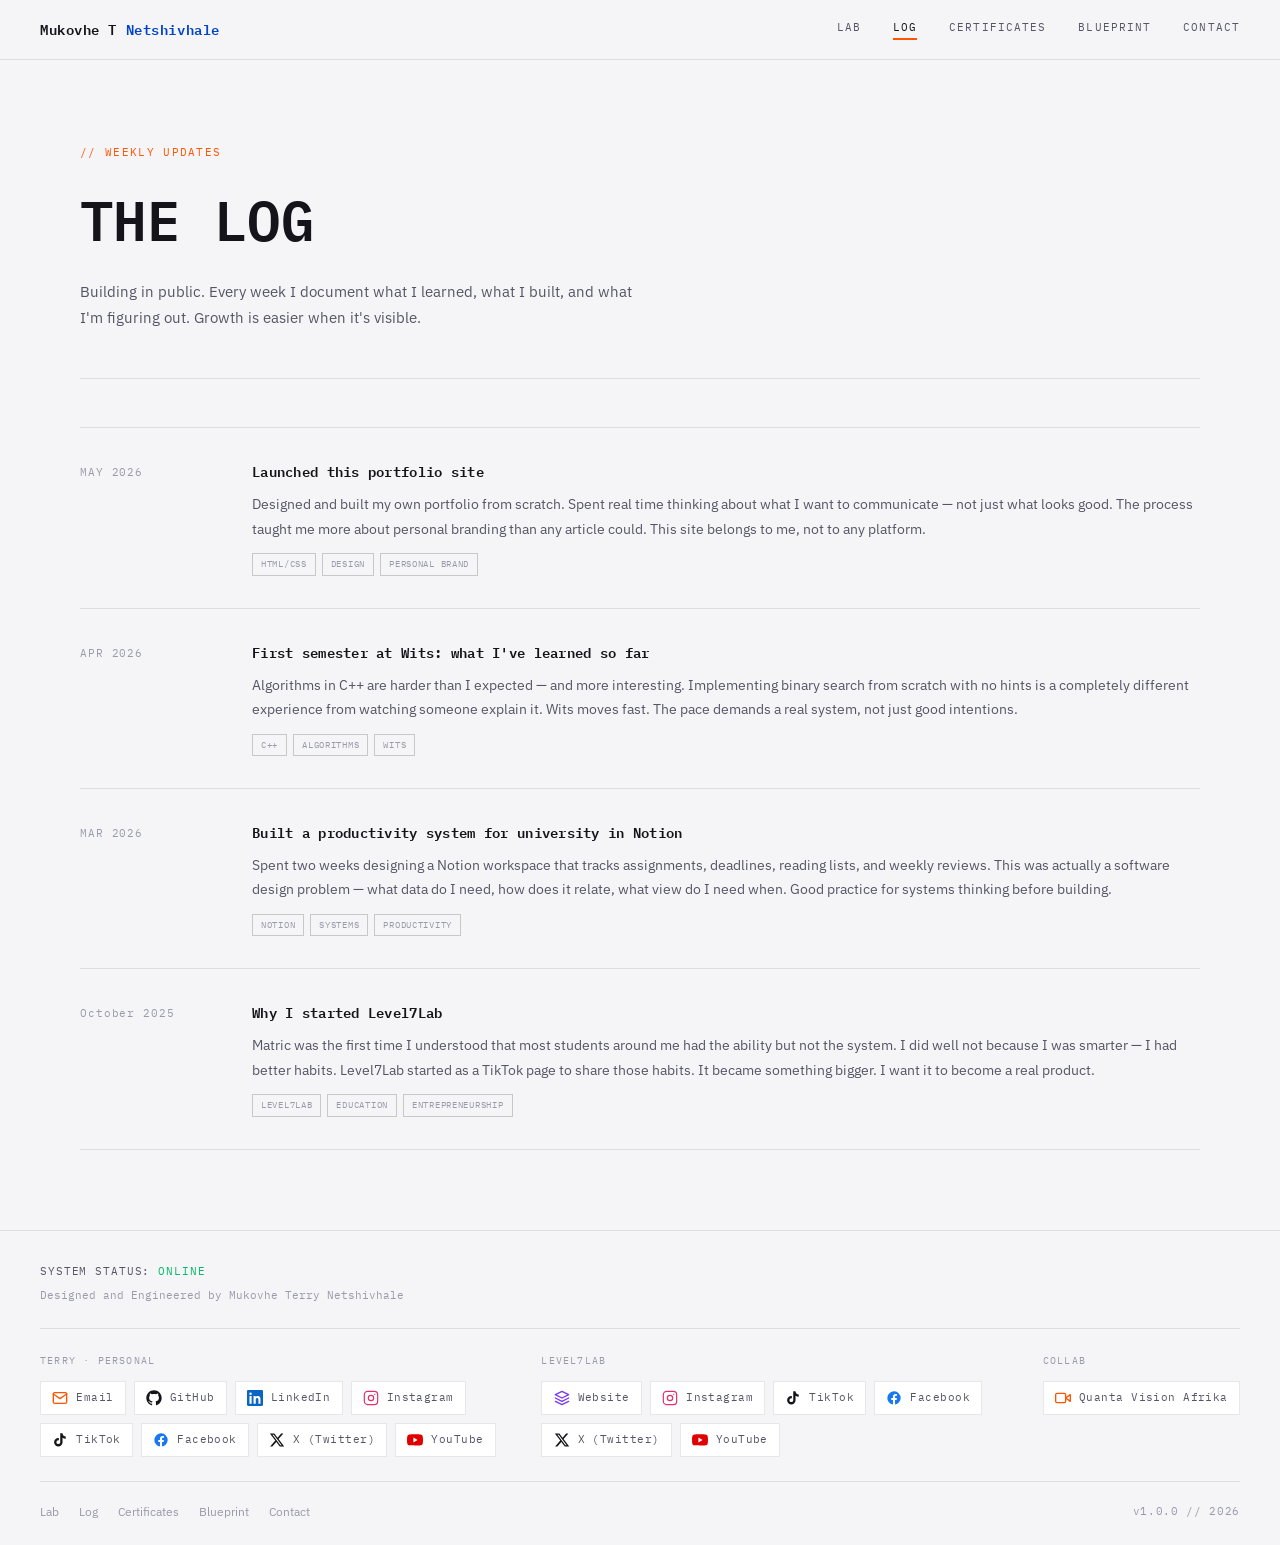
<file: log.html>
<!DOCTYPE html>
<html lang="en">
<head>
<meta charset="UTF-8"/>
<meta name="viewport" content="width=device-width, initial-scale=1.0"/>
<title>The Log: Weekly Build Log | Mukovhe Netshivhale</title>
<meta name="description" content="Mukovhe Terry Netshivhale's build-in-public log: launching his portfolio site, first semester at Wits, a Notion productivity system, and why he started Level7Lab."/>
<meta name="author" content="Mukovhe Terry Netshivhale"/>
<meta name="robots" content="index,follow,max-image-preview:large,max-snippet:-1,max-video-preview:-1"/>
<link rel="canonical" href="https://terrynets.github.io/log.html"/>
<link rel="icon" href="favicon.svg" type="image/svg+xml"/>
<link rel="icon" href="favicon.ico" sizes="48x48"/>
<meta property="og:type" content="website"/>
<meta property="og:site_name" content="Mukovhe Terry Netshivhale"/>
<meta property="og:title" content="The Log: Weekly Build Log | Mukovhe Netshivhale"/>
<meta property="og:description" content="Mukovhe Terry Netshivhale's build-in-public log: launching his portfolio site, first semester at Wits, a Notion productivity system, and why he started Level7Lab."/>
<meta property="og:url" content="https://terrynets.github.io/log.html"/>
<meta property="og:image" content="https://i.imgur.com/zWP3Snd.jpeg"/>
<meta property="og:image:alt" content="Portrait of Mukovhe Terry Netshivhale"/>
<meta property="og:locale" content="en_ZA"/>
<meta name="twitter:card" content="summary"/>
<meta name="twitter:title" content="The Log: Weekly Build Log | Mukovhe Netshivhale"/>
<meta name="twitter:description" content="Mukovhe Terry Netshivhale's build-in-public log: launching his portfolio site, first semester at Wits, a Notion productivity system, and why he started Level7Lab."/>
<meta name="twitter:image" content="https://i.imgur.com/zWP3Snd.jpeg"/>
<script type="application/ld+json">
{
 "@context": "https://schema.org",
 "@graph": [
  {
   "@type": "WebSite",
   "@id": "https://terrynets.github.io/#website",
   "url": "https://terrynets.github.io/",
   "name": "Mukovhe Terry Netshivhale"
  },
  {
   "@type": "WebPage",
   "@id": "https://terrynets.github.io/log.html#webpage",
   "url": "https://terrynets.github.io/log.html",
   "name": "The Log: Weekly Build Log | Mukovhe Netshivhale",
   "description": "Mukovhe Terry Netshivhale's build-in-public log: launching his portfolio site, first semester at Wits, a Notion productivity system, and why he started Level7Lab.",
   "dateModified": "2026-11-08",
   "isPartOf": {
    "@id": "https://terrynets.github.io/#website"
   },
   "about": {
    "@id": "https://terrynets.github.io/#person"
   },
   "author": {
    "@id": "https://terrynets.github.io/#person"
   },
   "inLanguage": "en"
  },
  {
   "@type": "BreadcrumbList",
   "itemListElement": [
    {
     "@type": "ListItem",
     "position": 1,
     "name": "Home",
     "item": "https://terrynets.github.io/"
    },
    {
     "@type": "ListItem",
     "position": 2,
     "name": "Log",
     "item": "https://terrynets.github.io/log.html"
    }
   ]
  },
  {
   "@type": "Person",
   "@id": "https://terrynets.github.io/#person",
   "name": "Mukovhe Terry Netshivhale",
   "url": "https://terrynets.github.io/",
   "sameAs": [
    "https://github.com/terrynets",
    "https://www.linkedin.com/in/mukovhe-netshivhale-447b65428/",
    "https://instagram.com/terrynets",
    "https://tiktok.com/@terrynets",
    "https://www.facebook.com/Terrynets.M/",
    "https://x.com/terrynets_",
    "https://www.youtube.com/@Terrynets"
   ]
  }
 ]
}
</script>
<link rel="preconnect" href="https://fonts.googleapis.com">
<link rel="preconnect" href="https://fonts.gstatic.com" crossorigin>
<link href="https://fonts.googleapis.com/css2?family=IBM+Plex+Mono:wght@300;400;500;600&family=IBM+Plex+Sans:wght@300;400;500;600&display=swap" rel="stylesheet">
<link rel="stylesheet" href="style.css?v=3"/>
</head>
<body>

<nav class="nav">
  <a href="index.html" class="nav-brand">Mukovhe T <span>Netshivhale</span></a>
  <div class="nav-links">
    <a href="lab.html" class="nav-link">LAB</a>
    <a href="log.html" class="nav-link active">LOG</a>
    <a href="certificates.html" class="nav-link">CERTIFICATES</a>
    <a href="blueprint.html" class="nav-link">BLUEPRINT</a>
    <a href="contact.html" class="nav-link">CONTACT</a>
  </div>
  <button class="mobile-toggle" onclick="toggleMenu()">☰</button>
</nav>
<div class="mobile-menu" id="mobileMenu">
  <a href="lab.html">LAB</a>
  <a href="log.html">LOG</a>
  <a href="certificates.html">CERTIFICATES</a>
  <a href="blueprint.html">BLUEPRINT</a>
  <a href="contact.html">CONTACT</a>
</div>

<main class="page-main">
  <div class="page-header reveal">
    <p class="page-eyebrow">// WEEKLY UPDATES</p>
    <h1 class="page-title">THE LOG</h1>
    <p class="page-sub">Building in public. Every week I document what I learned, what I built, and what I'm figuring out. Growth is easier when it's visible.</p>
  </div>

  <section class="log-entries reveal">
    <div class="log-entry">
      <div class="log-date">MAY 2026</div>
      <div class="log-body">
        <h3 class="log-title">Launched this portfolio site</h3>
        <p class="log-text">Designed and built my own portfolio from scratch. Spent real time thinking about what I want to communicate — not just what looks good. The process taught me more about personal branding than any article could. This site belongs to me, not to any platform.</p>
        <div class="tags">
          <span class="tag">HTML/CSS</span>
          <span class="tag">DESIGN</span>
          <span class="tag">PERSONAL BRAND</span>
        </div>
      </div>
    </div>
    <div class="log-entry">
      <div class="log-date">APR 2026</div>
      <div class="log-body">
        <h3 class="log-title">First semester at Wits: what I've learned so far</h3>
        <p class="log-text">Algorithms in C++ are harder than I expected — and more interesting. Implementing binary search from scratch with no hints is a completely different experience from watching someone explain it. Wits moves fast. The pace demands a real system, not just good intentions.</p>
        <div class="tags">
          <span class="tag">C++</span>
          <span class="tag">ALGORITHMS</span>
          <span class="tag">WITS</span>
        </div>
      </div>
    </div>
    <div class="log-entry">
      <div class="log-date">MAR 2026</div>
      <div class="log-body">
        <h3 class="log-title">Built a productivity system for university in Notion</h3>
        <p class="log-text">Spent two weeks designing a Notion workspace that tracks assignments, deadlines, reading lists, and weekly reviews. This was actually a software design problem — what data do I need, how does it relate, what view do I need when. Good practice for systems thinking before building.</p>
        <div class="tags">
          <span class="tag">NOTION</span>
          <span class="tag">SYSTEMS</span>
          <span class="tag">PRODUCTIVITY</span>
        </div>
      </div>
    </div>
    <div class="log-entry">
      <div class="log-date">October 2025</div>
      <div class="log-body">
        <h3 class="log-title">Why I started Level7Lab</h3>
        <p class="log-text">Matric was the first time I understood that most students around me had the ability but not the system. I did well not because I was smarter — I had better habits. Level7Lab started as a TikTok page to share those habits. It became something bigger. I want it to become a real product.</p>
        <div class="tags">
          <span class="tag">LEVEL7LAB</span>
          <span class="tag">EDUCATION</span>
          <span class="tag">ENTREPRENEURSHIP</span>
        </div>
      </div>
    </div>
  </section>
</main>

<footer class="footer">
  <div class="footer-top">
    <div class="footer-status">
      <span class="system-status">SYSTEM STATUS: <span class="online">ONLINE</span></span>
      <span class="footer-credit">Designed and Engineered by Mukovhe Terry Netshivhale</span>
    </div>
  </div>
  <div class="footer-links">
      <div class="fl-group"><span class="fl-title">TERRY · PERSONAL</span><div class="fl-row">
        <a class="fl-link brand-email" href="mailto:terrynets.m@outlook.com?subject=Let%27s%20Connect" title="Terry · Email: terrynets.m@outlook.com" aria-label="Terry · Email: terrynets.m@outlook.com"><svg class="ic" width="16" height="16" aria-hidden="true" focusable="false" viewBox="0 0 24 24" fill="none" stroke="currentColor" stroke-width="2" stroke-linecap="round" stroke-linejoin="round"><rect x="2" y="4" width="20" height="16" rx="2"/><polyline points="22 6 12 13 2 6"/></svg><span>Email</span></a>
        <a class="fl-link brand-github" href="https://github.com/terrynets" target="_blank" rel="noopener" title="Terry · GitHub: @terrynets" aria-label="Terry · GitHub: @terrynets"><svg class="ic" width="16" height="16" aria-hidden="true" focusable="false" viewBox="0 0 24 24" fill="currentColor"> <path d="M12 .5C5.65.5.5 5.65.5 12c0 5.1 3.29 9.42 7.86 10.94.58.1.79-.25.79-.56v-2.03c-3.2.69-3.87-1.54-3.87-1.54-.53-1.34-1.29-1.7-1.29-1.7-1.05-.72.08-.7.08-.7 1.16.08 1.77 1.19 1.77 1.19 1.03 1.77 2.71 1.26 3.37.96.1-.75.4-1.26.73-1.55-2.56-.29-5.25-1.28-5.25-5.7 0-1.26.45-2.29 1.19-3.09-.12-.29-.52-1.46.11-3.05 0 0 .97-.31 3.18 1.18.92-.26 1.91-.38 2.89-.39.98.01 1.97.13 2.89.39 2.2-1.49 3.17-1.18 3.17-1.18.63 1.59.23 2.76.11 3.05.74.8 1.19 1.83 1.19 3.09 0 4.43-2.7 5.41-5.27 5.69.41.36.78 1.07.78 2.15v3.19c0 .31.21.67.8.56C20.21 21.42 23.5 17.1 23.5 12c0-6.35-5.15-11.5-11.5-11.5z"/> </svg><span>GitHub</span></a>
        <a class="fl-link brand-linkedin" href="https://www.linkedin.com/in/mukovhe-netshivhale-447b65428/" target="_blank" rel="noopener" title="Terry · LinkedIn: Mukovhe Netshivhale" aria-label="Terry · LinkedIn: Mukovhe Netshivhale"><svg class="ic" width="16" height="16" aria-hidden="true" focusable="false" viewBox="0 0 24 24" fill="currentColor"> <path d="M20.447 20.452H17.11v-5.569c0-1.328-.024-3.037-1.851-3.037-1.853 0-2.136 1.445-2.136 2.939v5.667H9.785V9h3.2v1.561h.046c.447-.847 1.535-1.738 3.16-1.738 3.379 0 4.004 2.225 4.004 5.117v6.512zM5.337 7.433a1.875 1.875 0 1 1 0-3.75 1.875 1.875 0 0 1 0 3.75zm1.602 13.019H3.73V9h3.209v11.452zM22.225 0H1.771C.79 0 0 .774 0 1.729v20.542C0 23.227.79 24 1.771 24h20.451C23.2 24 24 23.227 24 22.271V1.729C24 .774 23.2 0 22.222 0h.003z"/> </svg><span>LinkedIn</span></a>
        <a class="fl-link brand-instagram" href="https://instagram.com/terrynets" target="_blank" rel="noopener" title="Terry · Instagram: @terrynets" aria-label="Terry · Instagram: @terrynets"><svg class="ic" width="16" height="16" aria-hidden="true" focusable="false" viewBox="0 0 24 24" fill="none" stroke="currentColor" stroke-width="1.8" stroke-linecap="round" stroke-linejoin="round"> <rect x="2" y="2" width="20" height="20" rx="5" ry="5"/> <circle cx="12" cy="12" r="4"/> <circle cx="17.5" cy="6.5" r="1" fill="currentColor" stroke="none"/> </svg><span>Instagram</span></a>
        <a class="fl-link brand-tiktok" href="https://tiktok.com/@terrynets" target="_blank" rel="noopener" title="Terry · TikTok: @terrynets" aria-label="Terry · TikTok: @terrynets"><svg class="ic" width="16" height="16" aria-hidden="true" focusable="false" viewBox="0 0 24 24" fill="currentColor"> <path d="M19.59 6.69a4.83 4.83 0 0 1-3.77-4.25V2h-3.45v13.67a2.89 2.89 0 0 1-2.88 2.5 2.89 2.89 0 0 1-2.89-2.89 2.89 2.89 0 0 1 2.89-2.89c.28 0 .54.04.79.1V9.01a6.32 6.32 0 0 0-.79-.05 6.34 6.34 0 0 0-6.34 6.34 6.34 6.34 0 0 0 6.34 6.34 6.34 6.34 0 0 0 6.33-6.34V8.69a8.18 8.18 0 0 0 4.78 1.52V6.76a4.85 4.85 0 0 1-1.01-.07z"/> </svg><span>TikTok</span></a>
        <a class="fl-link brand-facebook" href="https://www.facebook.com/Terrynets.M/" target="_blank" rel="noopener" title="Terry · Facebook: Terrynets.M" aria-label="Terry · Facebook: Terrynets.M"><svg class="ic" width="16" height="16" aria-hidden="true" focusable="false" viewBox="0 0 24 24" fill="currentColor"> <path d="M22 12a10 10 0 1 0-11.56 9.88v-6.99H7.9V12h2.54V9.8c0-2.5 1.49-3.89 3.78-3.89 1.1 0 2.24.2 2.24.2v2.46h-1.26c-1.24 0-1.63.77-1.63 1.56V12h2.78l-.44 2.89h-2.34v6.99A10 10 0 0 0 22 12z"/> </svg><span>Facebook</span></a>
        <a class="fl-link brand-x" href="https://x.com/terrynets_" target="_blank" rel="noopener" title="Terry · X (Twitter): @terrynets_" aria-label="Terry · X (Twitter): @terrynets_"><svg class="ic" width="16" height="16" aria-hidden="true" focusable="false" viewBox="0 0 24 24" fill="currentColor"> <path d="M18.244 2.25h3.308l-7.227 8.26 8.502 11.24H16.17l-5.214-6.817L4.99 21.75H1.68l7.73-8.835L1.254 2.25H8.08l4.713 6.231zm-1.161 17.52h1.833L7.084 4.126H5.117z"/> </svg><span>X (Twitter)</span></a>
        <a class="fl-link brand-youtube" href="https://www.youtube.com/@Terrynets" target="_blank" rel="noopener" title="Terry · YouTube: @Terrynets" aria-label="Terry · YouTube: @Terrynets"><svg class="ic" width="16" height="16" aria-hidden="true" focusable="false" viewBox="0 0 24 24" fill="currentColor"> <path d="M23.5 6.2a3.02 3.02 0 0 0-2.12-2.14C19.5 3.5 12 3.5 12 3.5s-7.5 0-9.38.56A3.02 3.02 0 0 0 .5 6.2 31.6 31.6 0 0 0 0 12a31.6 31.6 0 0 0 .5 5.8 3.02 3.02 0 0 0 2.12 2.14C4.5 20.5 12 20.5 12 20.5s7.5 0 9.38-.56a3.02 3.02 0 0 0 2.12-2.14A31.6 31.6 0 0 0 24 12a31.6 31.6 0 0 0-.5-5.8zM9.6 15.6V8.4l6.3 3.6z"/> </svg><span>YouTube</span></a>
      </div></div>
      <div class="fl-group"><span class="fl-title">LEVEL7LAB</span><div class="fl-row">
        <a class="fl-link brand-level7" href="https://level7labs.tech/" target="_blank" rel="noopener" title="Level7Lab · Website: level7labs.dpdns.org" aria-label="Level7Lab · Website: level7labs.dpdns.org"><svg class="ic" width="16" height="16" aria-hidden="true" focusable="false" viewBox="0 0 24 24" fill="none" stroke="currentColor" stroke-width="2" stroke-linecap="round" stroke-linejoin="round"> <polygon points="12 2 2 7 12 12 22 7 12 2"/> <polyline points="2 17 12 22 22 17"/> <polyline points="2 12 12 17 22 12"/> </svg><span>Website</span></a>
        <a class="fl-link brand-instagram" href="https://www.instagram.com/level7lab_/" target="_blank" rel="noopener" title="Level7Lab · Instagram: @level7lab_" aria-label="Level7Lab · Instagram: @level7lab_"><svg class="ic" width="16" height="16" aria-hidden="true" focusable="false" viewBox="0 0 24 24" fill="none" stroke="currentColor" stroke-width="1.8" stroke-linecap="round" stroke-linejoin="round"> <rect x="2" y="2" width="20" height="20" rx="5" ry="5"/> <circle cx="12" cy="12" r="4"/> <circle cx="17.5" cy="6.5" r="1" fill="currentColor" stroke="none"/> </svg><span>Instagram</span></a>
        <a class="fl-link brand-tiktok" href="https://www.tiktok.com/@level7labs_" target="_blank" rel="noopener" title="Level7Lab · TikTok: @level7labs_" aria-label="Level7Lab · TikTok: @level7labs_"><svg class="ic" width="16" height="16" aria-hidden="true" focusable="false" viewBox="0 0 24 24" fill="currentColor"> <path d="M19.59 6.69a4.83 4.83 0 0 1-3.77-4.25V2h-3.45v13.67a2.89 2.89 0 0 1-2.88 2.5 2.89 2.89 0 0 1-2.89-2.89 2.89 2.89 0 0 1 2.89-2.89c.28 0 .54.04.79.1V9.01a6.32 6.32 0 0 0-.79-.05 6.34 6.34 0 0 0-6.34 6.34 6.34 6.34 0 0 0 6.34 6.34 6.34 6.34 0 0 0 6.33-6.34V8.69a8.18 8.18 0 0 0 4.78 1.52V6.76a4.85 4.85 0 0 1-1.01-.07z"/> </svg><span>TikTok</span></a>
        <a class="fl-link brand-facebook" href="https://www.facebook.com/profile.php?id=61593393475590" target="_blank" rel="noopener" title="Level7Lab · Facebook: Level7Lab page" aria-label="Level7Lab · Facebook: Level7Lab page"><svg class="ic" width="16" height="16" aria-hidden="true" focusable="false" viewBox="0 0 24 24" fill="currentColor"> <path d="M22 12a10 10 0 1 0-11.56 9.88v-6.99H7.9V12h2.54V9.8c0-2.5 1.49-3.89 3.78-3.89 1.1 0 2.24.2 2.24.2v2.46h-1.26c-1.24 0-1.63.77-1.63 1.56V12h2.78l-.44 2.89h-2.34v6.99A10 10 0 0 0 22 12z"/> </svg><span>Facebook</span></a>
        <a class="fl-link brand-x" href="https://x.com/level7lab" target="_blank" rel="noopener" title="Level7Lab · X (Twitter): @level7lab" aria-label="Level7Lab · X (Twitter): @level7lab"><svg class="ic" width="16" height="16" aria-hidden="true" focusable="false" viewBox="0 0 24 24" fill="currentColor"> <path d="M18.244 2.25h3.308l-7.227 8.26 8.502 11.24H16.17l-5.214-6.817L4.99 21.75H1.68l7.73-8.835L1.254 2.25H8.08l4.713 6.231zm-1.161 17.52h1.833L7.084 4.126H5.117z"/> </svg><span>X (Twitter)</span></a>
        <a class="fl-link brand-youtube" href="https://www.youtube.com/@Level7Labs" target="_blank" rel="noopener" title="Level7Lab · YouTube: @Level7Labs" aria-label="Level7Lab · YouTube: @Level7Labs"><svg class="ic" width="16" height="16" aria-hidden="true" focusable="false" viewBox="0 0 24 24" fill="currentColor"> <path d="M23.5 6.2a3.02 3.02 0 0 0-2.12-2.14C19.5 3.5 12 3.5 12 3.5s-7.5 0-9.38.56A3.02 3.02 0 0 0 .5 6.2 31.6 31.6 0 0 0 0 12a31.6 31.6 0 0 0 .5 5.8 3.02 3.02 0 0 0 2.12 2.14C4.5 20.5 12 20.5 12 20.5s7.5 0 9.38-.56a3.02 3.02 0 0 0 2.12-2.14A31.6 31.6 0 0 0 24 12a31.6 31.6 0 0 0-.5-5.8zM9.6 15.6V8.4l6.3 3.6z"/> </svg><span>YouTube</span></a>
      </div></div>
      <div class="fl-group"><span class="fl-title">COLLAB</span><div class="fl-row">
        <a class="fl-link brand-qva" href="https://qvisionafrika.com/" target="_blank" rel="noopener" title="Collab · Quanta Vision Afrika: Photography & videography" aria-label="Collab · Quanta Vision Afrika: Photography & videography"><svg class="ic" width="16" height="16" aria-hidden="true" focusable="false" viewBox="0 0 24 24" fill="none" stroke="currentColor" stroke-width="2" stroke-linecap="round" stroke-linejoin="round"> <path d="M23 7l-7 5 7 5V7z"/> <rect x="1" y="5" width="15" height="14" rx="2" ry="2"/> </svg><span>Quanta Vision Afrika</span></a>
      </div></div>
  </div>
  <div class="footer-bottom">
    <div class="footer-nav">
      <a href="lab.html">Lab</a>
      <a href="log.html">Log</a>
      <a href="certificates.html">Certificates</a>
      <a href="blueprint.html">Blueprint</a>
      <a href="contact.html">Contact</a>
    </div>
    <span class="footer-version">v1.0.0 // 2026</span>
  </div>
</footer>
<script src="main.js"></script>
</body>
</html>
</file>
<file: style.css>
/* ==========================================
   MTN // DIGITAL HEADQUARTERS — STYLESHEET
   Terry Netshivhale · terrynets.github.io
   ========================================== */

:root {
  --bg: #f5f5f7;
  --surface: #ffffff;
  --surface2: #eef0f3;
  --border: rgba(20,20,26,0.1);
  --border-strong: rgba(20,20,26,0.2);
  --text: #14141a;
  --text-muted: #555566;
  --text-dim: #999aaa;
  --orange: #ff5500;
  --blue: #001f7a;
  --blue-mid: #0044cc;
  --green: #00b86b;
  --font-mono: 'IBM Plex Mono', monospace;
  --font-sans: 'IBM Plex Sans', sans-serif;
}

*, *::before, *::after { box-sizing: border-box; margin: 0; padding: 0; }
html { scroll-behavior: smooth; }

body {
  background: var(--bg);
  color: var(--text);
  font-family: var(--font-sans);
  font-size: 16px;
  line-height: 1.6;
  overflow-x: hidden;
}

/* ========== NAV ========== */
.nav {
  position: fixed;
  top: 0; left: 0; right: 0;
  z-index: 100;
  background: rgba(245,245,247,0.92);
  backdrop-filter: blur(12px);
  border-bottom: 1px solid var(--border);
  padding: 0 2.5rem;
  height: 60px;
  display: flex;
  align-items: center;
  justify-content: space-between;
}

.nav-brand {
  font-family: var(--font-mono);
  font-size: 14px;
  font-weight: 600;
  color: var(--text);
  text-decoration: none;
  letter-spacing: 0.04em;
}
.nav-brand span { color: var(--blue-mid); }

.nav-links {
  display: flex;
  gap: 2rem;
  list-style: none;
}

.nav-link {
  font-family: var(--font-mono);
  font-size: 11px;
  color: var(--text-muted);
  text-decoration: none;
  letter-spacing: 0.1em;
  transition: color 0.2s;
}
.nav-link:hover, .nav-link.active { color: var(--text); }
.nav-link.active { border-bottom: 2px solid var(--orange); padding-bottom: 2px; }

.mobile-toggle {
  display: none;
  background: none;
  border: none;
  font-size: 20px;
  cursor: pointer;
  color: var(--text);
}

.mobile-menu {
  display: none;
  position: fixed;
  top: 60px; left: 0; right: 0;
  background: var(--surface);
  border-bottom: 1px solid var(--border);
  padding: 1.5rem 2.5rem;
  flex-direction: column;
  gap: 1.25rem;
  z-index: 99;
}
.mobile-menu.open { display: flex; }
.mobile-menu a {
  font-family: var(--font-mono);
  font-size: 13px;
  color: var(--text-muted);
  text-decoration: none;
  letter-spacing: 0.1em;
}

/* ========== HERO ========== */
.hero {
  min-height: 100vh;
  padding: 100px 2.5rem 4rem;
  max-width: 1200px;
  margin: 0 auto;
  display: grid;
  grid-template-columns: 1fr 1fr;
  gap: 4rem;
  align-items: center;
}

.status-bar {
  display: flex;
  gap: 0.75rem;
  flex-wrap: wrap;
  margin-bottom: 2rem;
}
.status-tag {
  font-family: var(--font-mono);
  font-size: 10px;
  padding: 4px 10px;
  border: 1px solid var(--border-strong);
  color: var(--text-muted);
  letter-spacing: 0.08em;
}

.hero-name {
  font-family: var(--font-mono);
  font-size: clamp(2rem, 5vw, 3.5rem);
  font-weight: 600;
  line-height: 1.1;
  letter-spacing: -0.01em;
  margin-bottom: 1rem;
}
.name-accent { color: var(--blue); }

.hero-tagline {
  font-family: var(--font-mono);
  font-size: 11px;
  color: var(--text-muted);
  letter-spacing: 0.12em;
  margin-bottom: 1.25rem;
}

.hero-desc {
  font-size: 15px;
  color: var(--text-muted);
  line-height: 1.75;
  max-width: 480px;
  margin-bottom: 2rem;
}

.hero-ctas {
  display: flex;
  gap: 1rem;
  flex-wrap: wrap;
}

.btn-primary {
  display: inline-flex;
  align-items: center;
  padding: 0.7rem 1.4rem;
  background: var(--blue);
  color: #fff;
  font-family: var(--font-mono);
  font-size: 12px;
  font-weight: 500;
  letter-spacing: 0.08em;
  text-decoration: none;
  border: none;
  cursor: pointer;
  transition: all 0.2s;
}
.btn-primary:hover { background: var(--blue-mid); transform: translateY(-2px); }

.btn-outline {
  display: inline-flex;
  align-items: center;
  padding: 0.7rem 1.4rem;
  background: transparent;
  color: var(--text);
  font-family: var(--font-mono);
  font-size: 12px;
  font-weight: 500;
  letter-spacing: 0.08em;
  text-decoration: none;
  border: 1px solid var(--border-strong);
  transition: all 0.2s;
}
.btn-outline:hover { border-color: var(--blue); color: var(--blue); }

/* PHOTO */
.hero-right { display: flex; justify-content: center; }
.photo-frame {
  position: relative;
  width: 340px;
  max-width: 100%;
}
.hero-photo {
  width: 100%;
  height: 420px;
  object-fit: cover;
  object-position: top;
  display: block;
  filter: grayscale(10%);
}
.photo-placeholder {
  width: 340px;
  height: 420px;
  background: linear-gradient(135deg, var(--blue), #0044cc);
  display: flex;
  align-items: center;
  justify-content: center;
  color: rgba(255,255,255,0.3);
  font-family: var(--font-mono);
  font-size: 12px;
  letter-spacing: 0.1em;
}
.photo-placeholder::after { content: 'PHOTO.JPG'; }
.photo-label {
  position: absolute;
  bottom: 0; left: 0; right: 0;
  background: rgba(0,31,122,0.85);
  color: rgba(255,255,255,0.85);
  font-family: var(--font-mono);
  font-size: 11px;
  letter-spacing: 0.1em;
  padding: 8px 14px;
}

/* ========== MISSION ========== */
.mission {
  border-top: 1px solid var(--border);
  padding: 5rem 2.5rem;
  max-width: 1200px;
  margin: 0 auto;
}
.mission-quote {
  border-left: 3px solid var(--orange);
  padding-left: 2rem;
  max-width: 800px;
}
.mission-quote blockquote {
  font-family: var(--font-mono);
  font-size: clamp(1rem, 2.5vw, 1.3rem);
  font-weight: 500;
  line-height: 1.5;
  color: var(--text);
  margin-bottom: 1rem;
}
.mission-quote cite {
  font-family: var(--font-mono);
  font-size: 11px;
  color: var(--text-dim);
  letter-spacing: 0.1em;
  font-style: normal;
}

/* ========== FOCUS ========== */
.focus {
  border-top: 1px solid var(--border);
  padding: 5rem 2.5rem;
  max-width: 1200px;
  margin: 0 auto;
}
.section-header {
  display: flex;
  justify-content: space-between;
  align-items: center;
  margin-bottom: 2.5rem;
}
.section-label {
  font-family: var(--font-mono);
  font-size: 11px;
  color: var(--text-dim);
  letter-spacing: 0.12em;
}
.section-label.orange { color: var(--orange); }

.focus-grid {
  display: grid;
  grid-template-columns: repeat(3, 1fr);
  gap: 1px;
  background: var(--border);
  border: 1px solid var(--border);
}

.focus-card {
  background: var(--bg);
  transition: background 0.2s;
  overflow: hidden;
}
.focus-card:hover { background: var(--surface); }

.focus-img {
  height: 180px;
  position: relative;
  overflow: hidden;
}
.circuit-bg {
  position: absolute;
  inset: 0;
  background-image:
    linear-gradient(rgba(0,229,255,0.06) 1px, transparent 1px),
    linear-gradient(90deg, rgba(0,229,255,0.06) 1px, transparent 1px);
  background-size: 24px 24px;
}
.grid-bg {
  position: absolute;
  inset: 0;
  background-image: repeating-linear-gradient(
    45deg, rgba(255,255,255,0.03) 0px, rgba(255,255,255,0.03) 1px,
    transparent 1px, transparent 12px
  );
}
.network-bg {
  position: absolute;
  inset: 0;
  background: radial-gradient(circle at 30% 70%, rgba(255,85,0,0.15) 0%, transparent 60%),
              radial-gradient(circle at 70% 30%, rgba(0,31,122,0.2) 0%, transparent 60%);
}

.focus-num {
  font-family: var(--font-mono);
  font-size: 11px;
  letter-spacing: 0.1em;
  padding: 1rem 1.25rem 0;
}
.focus-content { padding: 0.75rem 1.25rem 1.5rem; }
.focus-title-row {
  display: flex;
  justify-content: space-between;
  align-items: flex-start;
  margin-bottom: 0.75rem;
}
.focus-title-row h3 {
  font-family: var(--font-mono);
  font-size: 13px;
  font-weight: 600;
  letter-spacing: 0.04em;
  line-height: 1.4;
}
.arrow { color: var(--text-dim); font-size: 14px; margin-top: 2px; }
.focus-card:hover .arrow { color: var(--orange); }
.focus-content p {
  font-size: 13px;
  color: var(--text-muted);
  line-height: 1.65;
  margin-bottom: 1rem;
}

/* TAGS */
.tags { display: flex; flex-wrap: wrap; gap: 6px; }
.tag {
  font-family: var(--font-mono);
  font-size: 9px;
  padding: 3px 8px;
  border: 1px solid var(--border-strong);
  color: var(--text-dim);
  letter-spacing: 0.08em;
}

/* ========== STATS ========== */
.stats {
  border-top: 1px solid var(--border);
  padding: 3rem 2.5rem;
  max-width: 1200px;
  margin: 0 auto;
  display: flex;
  align-items: center;
  gap: 0;
}
.stat-item { flex: 1; padding: 1rem 2rem; }
.stat-divider { width: 1px; height: 60px; background: var(--border); }
.stat-num {
  font-family: var(--font-mono);
  font-size: 2rem;
  font-weight: 600;
  line-height: 1;
  margin-bottom: 0.4rem;
}
.stat-label {
  font-family: var(--font-mono);
  font-size: 10px;
  color: var(--text-dim);
  letter-spacing: 0.1em;
}

/* ========== PAGE COMMON ========== */
.page-main {
  padding-top: 80px;
  max-width: 1200px;
  margin: 0 auto;
  padding-left: 2.5rem;
  padding-right: 2.5rem;
  padding-bottom: 5rem;
}
.page-header {
  padding: 4rem 0 3rem;
  border-bottom: 1px solid var(--border);
  margin-bottom: 3rem;
}
.page-eyebrow {
  font-family: var(--font-mono);
  font-size: 11px;
  color: var(--orange);
  letter-spacing: 0.12em;
  margin-bottom: 0.75rem;
}
.page-title {
  font-family: var(--font-mono);
  font-size: clamp(2rem, 5vw, 3.5rem);
  font-weight: 600;
  letter-spacing: -0.01em;
  margin-bottom: 1rem;
}
.page-sub {
  font-size: 15px;
  color: var(--text-muted);
  max-width: 560px;
  line-height: 1.7;
}

/* ========== PROJECTS (LAB) ========== */
.projects {
  display: grid;
  grid-template-columns: 1fr 1fr;
  gap: 1px;
  background: var(--border);
  border: 1px solid var(--border);
  margin-bottom: 4rem;
}
.project-card {
  background: var(--bg);
  padding: 2rem;
  transition: background 0.2s;
}
.project-card:hover { background: var(--surface); }
.project-top {
  display: flex;
  align-items: center;
  gap: 8px;
  margin-bottom: 1rem;
}
.project-lang {
  font-family: var(--font-mono);
  font-size: 10px;
  letter-spacing: 0.1em;
  font-weight: 600;
}
.project-dot { color: var(--text-dim); }
.project-status {
  font-family: var(--font-mono);
  font-size: 10px;
  letter-spacing: 0.08em;
}
.project-status.in-progress { color: var(--text-dim); }
.project-status.active { color: var(--green); }
.project-arrow { margin-left: auto; color: var(--text-dim); font-size: 14px; }
.project-card:hover .project-arrow { color: var(--orange); }
.project-name {
  font-family: var(--font-mono);
  font-size: 14px;
  font-weight: 600;
  letter-spacing: 0.04em;
  margin-bottom: 0.75rem;
}
.project-desc {
  font-size: 13px;
  color: var(--text-muted);
  line-height: 1.65;
}

/* QUEUED */
.coming-next { margin-top: 1rem; }
.queued-list {
  border: 1px solid var(--border);
}
.queued-item {
  display: flex;
  align-items: center;
  gap: 1.5rem;
  padding: 1.1rem 1.5rem;
  border-bottom: 1px solid var(--border);
  transition: background 0.2s;
}
.queued-item:last-child { border-bottom: none; }
.queued-item:hover { background: var(--surface); }
.queued-num {
  font-family: var(--font-mono);
  font-size: 11px;
  color: var(--text-dim);
  min-width: 24px;
}
.queued-name {
  font-family: var(--font-mono);
  font-size: 13px;
  font-weight: 500;
  flex: 1;
}
.queued-tag {
  font-family: var(--font-mono);
  font-size: 10px;
  color: var(--text-dim);
  letter-spacing: 0.08em;
  padding: 2px 8px;
  border: 1px solid var(--border);
}

/* ========== LOG ========== */
.log-entries { display: flex; flex-direction: column; }
.log-entry {
  display: grid;
  grid-template-columns: 140px 1fr;
  gap: 2rem;
  padding: 2rem 0;
  border-bottom: 1px solid var(--border);
}
.log-entry:first-child { border-top: 1px solid var(--border); }
.log-date {
  font-family: var(--font-mono);
  font-size: 11px;
  color: var(--text-dim);
  letter-spacing: 0.08em;
  padding-top: 4px;
}
.log-title {
  font-family: var(--font-mono);
  font-size: 14px;
  font-weight: 600;
  letter-spacing: 0.02em;
  margin-bottom: 0.6rem;
}
.log-text {
  font-size: 14px;
  color: var(--text-muted);
  line-height: 1.75;
  margin-bottom: 0.75rem;
}

/* ========== BLUEPRINT ========== */
.blueprint-section { display: flex; flex-direction: column; gap: 2.5rem; }
.bp-block {
  border: 1px solid var(--border);
}
.bp-header {
  display: flex;
  justify-content: space-between;
  align-items: center;
  padding: 1rem 1.5rem;
  border-bottom: 1px solid var(--border);
  background: var(--surface2);
}
.bp-label {
  font-family: var(--font-mono);
  font-size: 11px;
  color: var(--text-dim);
  letter-spacing: 0.1em;
}
.bp-label.blue { color: var(--blue-mid); }
.module-list { }
.module-item {
  display: flex;
  align-items: center;
  padding: 0.9rem 1.5rem;
  border-bottom: 1px solid var(--border);
  gap: 1.25rem;
  transition: background 0.15s;
}
.module-item:last-child { border-bottom: none; }
.module-item:hover { background: var(--surface); }
.mod-num {
  font-family: var(--font-mono);
  font-size: 11px;
  color: var(--text-dim);
  min-width: 28px;
}
.mod-name {
  font-size: 14px;
  color: var(--text);
  flex: 1;
}
.mod-status {
  font-family: var(--font-mono);
  font-size: 10px;
  letter-spacing: 0.08em;
}
.mod-status.active { color: var(--orange); }
.mod-status.queued { color: var(--text-dim); }
.mod-status.exploring { color: var(--blue-mid); }

/* ========== CONTACT ========== */
.contact-section { }
.contact-grid {
  display: grid;
  grid-template-columns: 1fr 1fr;
  gap: 4rem;
  align-items: start;
}

.form-note {
  font-size: 13px;
  color: var(--text-muted);
  line-height: 1.7;
  margin-bottom: 1.75rem;
  padding: 1rem 1.25rem;
  border: 1px solid var(--border);
  background: var(--surface2);
  font-family: var(--font-mono);
}
.form-group { margin-bottom: 1.25rem; }
.form-label {
  display: block;
  font-family: var(--font-mono);
  font-size: 10px;
  color: var(--text-dim);
  letter-spacing: 0.1em;
  margin-bottom: 0.4rem;
}
.form-input {
  width: 100%;
  padding: 0.7rem 1rem;
  background: var(--surface);
  border: 1px solid var(--border-strong);
  color: var(--text);
  font-family: var(--font-sans);
  font-size: 14px;
  outline: none;
  transition: border-color 0.2s;
}
.form-input:focus { border-color: var(--blue); }
.form-select { appearance: none; cursor: pointer; }
.form-textarea { resize: vertical; min-height: 120px; }
.send-btn {
  width: 100%;
  justify-content: center;
  font-size: 13px;
  padding: 1rem;
  margin-top: 0.5rem;
}
.form-disclaimer {
  font-family: var(--font-mono);
  font-size: 10px;
  color: var(--text-dim);
  line-height: 1.6;
  margin-top: 0.75rem;
  letter-spacing: 0.04em;
}

.contact-links {
  border: 1px solid var(--border);
  margin-bottom: 1.5rem;
}
.contact-link-item {
  display: flex;
  align-items: center;
  justify-content: space-between;
  padding: 1.1rem 1.5rem;
  border-bottom: 1px solid var(--border);
  text-decoration: none;
  color: var(--text);
  transition: background 0.2s;
}
.contact-link-item:last-child { border-bottom: none; }
.contact-link-item:hover { background: var(--surface2); }
.cl-label {
  font-family: var(--font-mono);
  font-size: 10px;
  color: var(--text-dim);
  letter-spacing: 0.08em;
  margin-bottom: 3px;
}
.cl-value {
  font-size: 14px;
  font-weight: 500;
}
.cl-arrow {
  font-size: 14px;
  color: var(--text-dim);
  transition: transform 0.2s, color 0.2s;
}
.contact-link-item:hover .cl-arrow { transform: translate(3px,-3px); color: var(--orange); }

.availability-card {
  border: 1px solid var(--border);
  padding: 1.5rem;
  background: var(--surface);
}
.av-label {
  font-family: var(--font-mono);
  font-size: 10px;
  color: var(--text-dim);
  letter-spacing: 0.1em;
  margin-bottom: 1rem;
}
.av-status {
  font-size: 13px;
  color: var(--text-muted);
  margin-bottom: 0.5rem;
  font-family: var(--font-mono);
}

/* ========== FOOTER ========== */
.footer {
  border-top: 1px solid var(--border);
  padding: 2rem 2.5rem 1.5rem;
}
.footer-top {
  display: flex;
  justify-content: space-between;
  align-items: flex-start;
  margin-bottom: 1.5rem;
  padding-bottom: 1.5rem;
  border-bottom: 1px solid var(--border);
}
.system-status {
  display: block;
  font-family: var(--font-mono);
  font-size: 11px;
  color: var(--text-muted);
  letter-spacing: 0.08em;
  margin-bottom: 0.4rem;
}
.footer-credit {
  font-family: var(--font-mono);
  font-size: 11px;
  color: var(--text-dim);
  display: block;
}
.footer-socials {
  display: flex;
  gap: 1.5rem;
}
.footer-socials a {
  font-family: var(--font-mono);
  font-size: 11px;
  color: var(--text-dim);
  text-decoration: none;
  letter-spacing: 0.08em;
  transition: color 0.2s;
}
.footer-socials a:hover { color: var(--orange); }
.footer-bottom {
  display: flex;
  justify-content: space-between;
  align-items: center;
}
.footer-nav { display: flex; gap: 1.25rem; }
.footer-nav a {
  font-size: 12px;
  color: var(--text-dim);
  text-decoration: none;
  transition: color 0.2s;
}
.footer-nav a:hover { color: var(--text); }
.footer-version {
  font-family: var(--font-mono);
  font-size: 11px;
  color: var(--text-dim);
  letter-spacing: 0.06em;
}

/* ========== UTILITIES ========== */
.orange { color: var(--orange); }
.blue { color: var(--blue-mid); }
.online { color: var(--green); }

.reveal {
  opacity: 0;
  transform: translateY(24px);
  transition: opacity 0.6s ease, transform 0.6s ease;
}
.reveal.visible {
  opacity: 1;
  transform: translateY(0);
}

/* ========== RESPONSIVE ========== */
@media (max-width: 900px) {
  .hero { grid-template-columns: 1fr; gap: 2.5rem; padding-top: 90px; }
  .hero-right { order: -1; }
  .photo-frame { width: 100%; max-width: 340px; }
  .focus-grid { grid-template-columns: 1fr; }
  .projects { grid-template-columns: 1fr; }
  .contact-grid { grid-template-columns: 1fr; gap: 2rem; }
  .stats { flex-wrap: wrap; }
  .stat-divider { display: none; }
  .stat-item { min-width: 45%; }
}

@media (max-width: 640px) {
  .nav { padding: 0 1.25rem; }
  .nav-links { display: none; }
  .mobile-toggle { display: block; }
  .hero { padding: 80px 1.25rem 3rem; }
  .mission, .focus, .stats { padding-left: 1.25rem; padding-right: 1.25rem; }
  .page-main { padding-left: 1.25rem; padding-right: 1.25rem; }
  .log-entry { grid-template-columns: 1fr; gap: 0.5rem; }
  .footer { padding: 1.5rem 1.25rem; }
  .footer-top { flex-direction: column; gap: 1rem; }
  .bp-header { flex-direction: column; align-items: flex-start; gap: 4px; }
}
.project-photos {
  margin-top: 1rem;
}

.project-photos img {
  width: 100%;
  height: 200px;
  object-fit: cover;
  object-position: top;
}

/* ========== CERTIFICATES ========== */
.cert-summary {
  display: grid;
  grid-template-columns: repeat(4, 1fr);
  border: 1px solid var(--border);
  margin-bottom: 2.5rem;
}
.cert-stat { padding: 1.25rem 1.5rem; border-right: 1px solid var(--border); }
.cert-stat:last-child { border-right: none; }
.cert-stat-num {
  font-family: var(--font-mono);
  font-size: 26px;
  font-weight: 600;
  color: var(--blue-mid);
  line-height: 1.1;
}
.cert-stat-label {
  font-family: var(--font-mono);
  font-size: 10px;
  letter-spacing: 0.1em;
  color: var(--text-dim);
  margin-top: 4px;
}
.cert-grid { display: flex; flex-direction: column; gap: 2.5rem; }
.cert-card {
  display: grid;
  grid-template-columns: minmax(0, 1.1fr) minmax(0, 1fr);
  border: 1px solid var(--border);
  background: var(--surface);
}
.cert-image {
  display: block;
  position: relative;
  padding: 0;
  border: none;
  border-right: 1px solid var(--border);
  background: var(--surface2);
  cursor: zoom-in;
  overflow: hidden;
}
.cert-image img { display: block; width: 100%; height: 100%; object-fit: cover; transition: transform 0.4s; }
.cert-image:hover img { transform: scale(1.03); }
.cert-zoom {
  position: absolute;
  right: 10px; bottom: 10px;
  font-family: var(--font-mono);
  font-size: 10px;
  letter-spacing: 0.08em;
  background: var(--text);
  color: #fff;
  padding: 4px 8px;
}
.cert-info { padding: 2rem; display: flex; flex-direction: column; gap: 0.75rem; }
.cert-meta {
  display: flex; align-items: center; gap: 8px;
  font-family: var(--font-mono);
  font-size: 10px;
  letter-spacing: 0.1em;
  color: var(--text-dim);
}
.cert-score {
  font-family: var(--font-mono);
  font-size: 11px;
  font-weight: 600;
  color: var(--orange);
  letter-spacing: 0.06em;
}
.cert-title {
  font-family: var(--font-mono);
  font-size: 16px;
  font-weight: 600;
  letter-spacing: 0.02em;
  line-height: 1.35;
}
.cert-issuer { font-size: 13px; color: var(--text-muted); }
.cert-desc { font-size: 14px; color: var(--text-muted); line-height: 1.75; }
.cert-marks {
  border: 1px solid var(--border);
  font-family: var(--font-mono);
  font-size: 12px;
}
.cert-marks div {
  display: flex; justify-content: space-between;
  padding: 6px 12px;
  border-bottom: 1px solid var(--border);
}
.cert-marks div:last-child { border-bottom: none; }
.cert-marks span:last-child { font-weight: 600; }

.lightbox {
  position: fixed; inset: 0; z-index: 1000;
  background: rgba(10,10,16,0.92);
  display: none;
  align-items: center; justify-content: center;
  padding: 1.5rem;
  flex-direction: column; gap: 0.75rem;
  cursor: zoom-out;
}
.lightbox.open { display: flex; }
.lightbox img { max-width: 100%; max-height: 85vh; object-fit: contain; }
.lightbox-caption { font-family: var(--font-mono); font-size: 11px; letter-spacing: 0.08em; color: #ddd; text-align: center; }

@media (max-width: 900px) {
  .cert-card { grid-template-columns: 1fr; }
  .cert-image { border-right: none; border-bottom: 1px solid var(--border); }
  .cert-summary { grid-template-columns: repeat(2, 1fr); }
  .cert-stat:nth-child(2) { border-right: none; }
  .cert-stat:nth-child(-n+2) { border-bottom: 1px solid var(--border); }
}
@media (max-width: 640px) {
  .cert-info { padding: 1.25rem; }
}

/* ========== ICON LINKS (footer + contact) ========== */
.ic { width: 16px; height: 16px; max-width: 16px; max-height: 16px; display: block; flex-shrink: 0; }
.brand-email { --brand: var(--orange); }
.brand-github { --brand: #14141a; }
.brand-linkedin { --brand: #0a66c2; }
.brand-instagram { --brand: #e1306c; }
.brand-tiktok { --brand: #14141a; }
.brand-x { --brand: #14141a; }
.brand-youtube { --brand: #e00000; }
.brand-facebook { --brand: #1877f2; }
.brand-level7 { --brand: #7c3aed; }
.brand-qva { --brand: var(--orange); }

.footer-links {
  display: grid;
  grid-template-columns: repeat(3, auto);
  justify-content: space-between;
  gap: 1.75rem 2.5rem;
  padding: 0 0 1.5rem;
  margin-bottom: 1.25rem;
  border-bottom: 1px solid var(--border);
}
.fl-group { display: flex; flex-direction: column; gap: 0.75rem; min-width: 0; }
.fl-title {
  font-family: var(--font-mono);
  font-size: 10px;
  letter-spacing: 0.12em;
  color: var(--text-dim);
}
.fl-row { display: flex; flex-wrap: wrap; gap: 0.5rem; }
.fl-link {
  display: inline-flex;
  align-items: center;
  gap: 0.5rem;
  padding: 0.45rem 0.7rem;
  border: 1px solid var(--border);
  background: var(--surface);
  font-family: var(--font-mono);
  font-size: 11px;
  letter-spacing: 0.04em;
  color: var(--text-muted);
  text-decoration: none;
  transition: color 0.2s, border-color 0.2s, background 0.2s, transform 0.2s;
}
.fl-link .ic { width: 16px; height: 16px; color: var(--brand, var(--text-muted)); }
.fl-link:hover { color: var(--text); border-color: var(--brand, var(--orange)); background: var(--surface2); transform: translateY(-1px); }

.cl-group-label {
  font-family: var(--font-mono);
  font-size: 10px;
  letter-spacing: 0.12em;
  color: var(--text-dim);
  padding: 0.85rem 1.5rem 0.6rem;
  background: var(--surface2);
  border-bottom: 1px solid var(--border);
}
.contact-link-item { gap: 1rem; }
.cl-main { display: flex; align-items: center; gap: 0.9rem; min-width: 0; }
.cl-icon {
  width: 16px; height: 16px;
  display: flex; align-items: center; justify-content: center;
  color: var(--brand, var(--text));
  flex-shrink: 0;
}
.cl-icon .ic { width: 16px; height: 16px; }
.cl-value { overflow-wrap: anywhere; }

.project-status.completed { color: var(--green); }

@media (max-width: 900px) {
  .footer-links { grid-template-columns: 1fr; }
}
@media (max-width: 480px) {
  .cl-group-label { padding: 0.85rem 1rem 0.6rem; }
  .contact-link-item { padding: 1rem; }
  .fl-link { padding: 0.45rem 0.6rem; }
}
</file>
